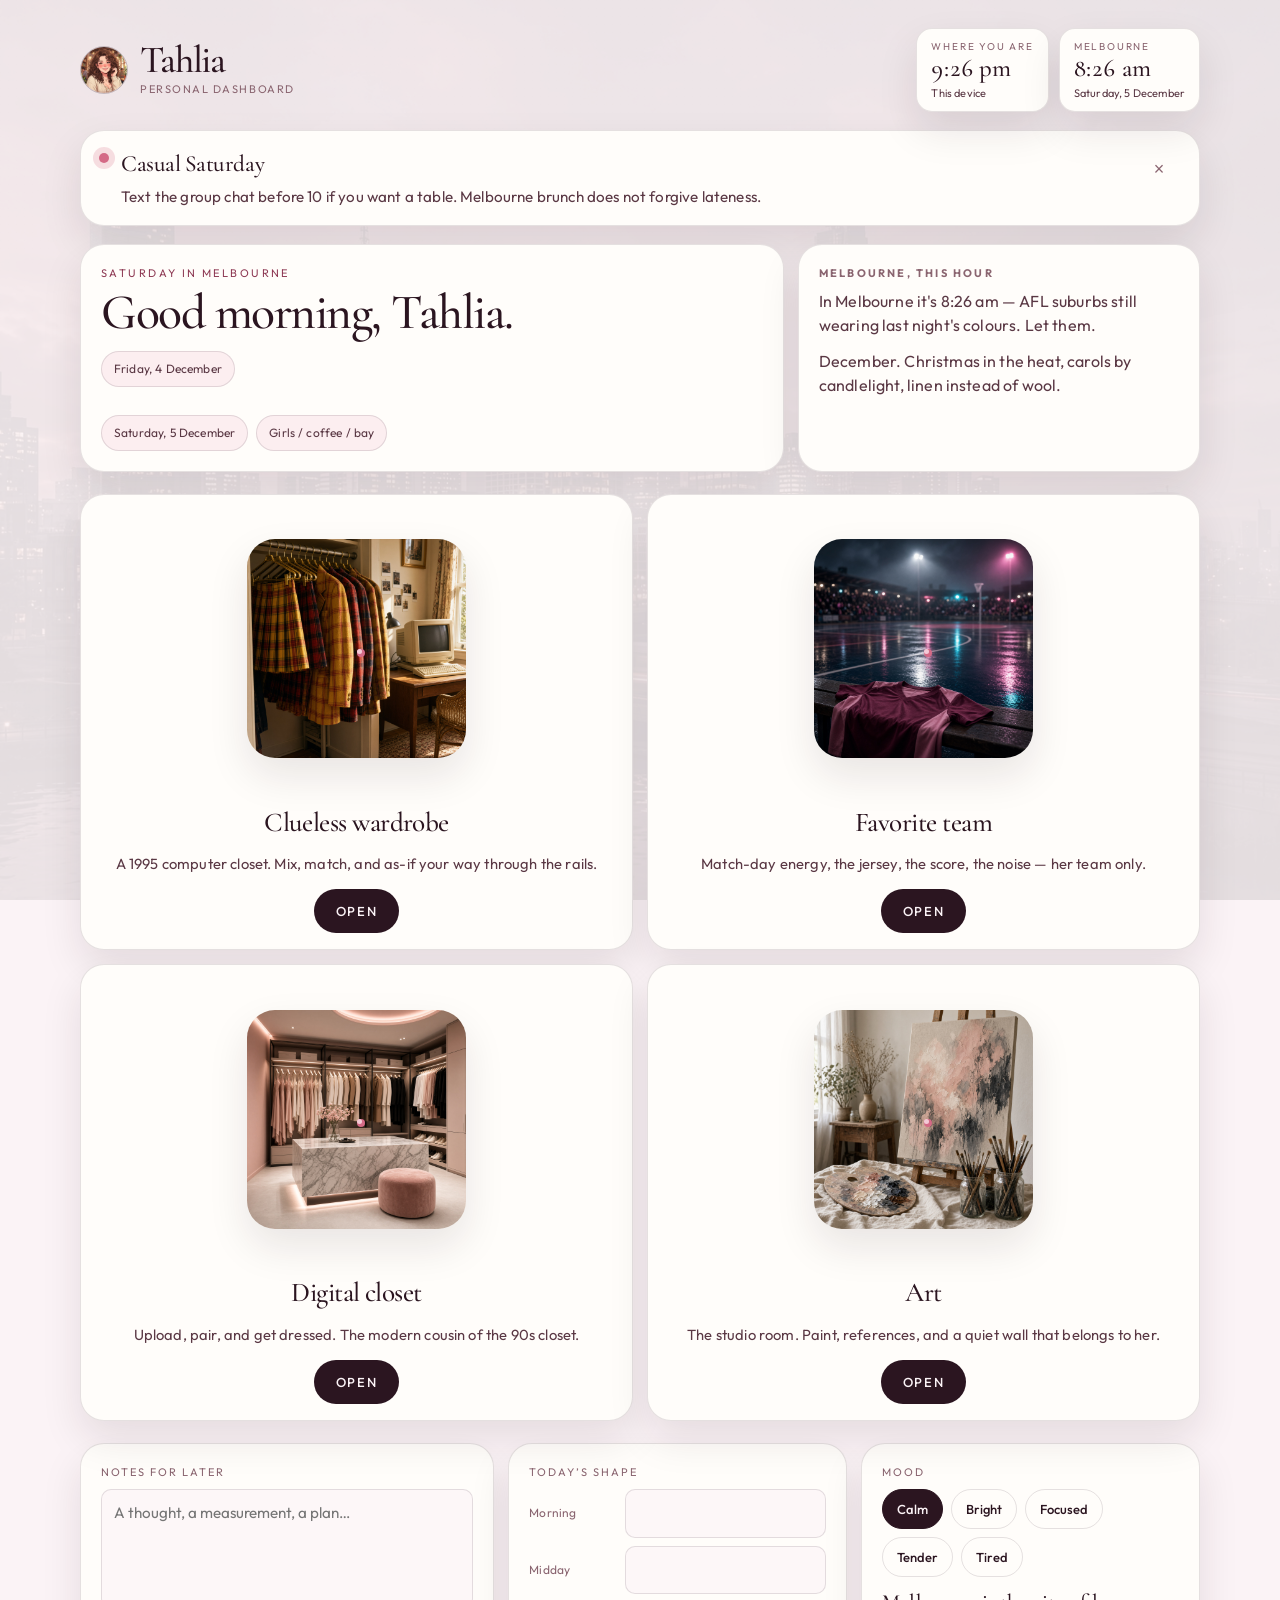
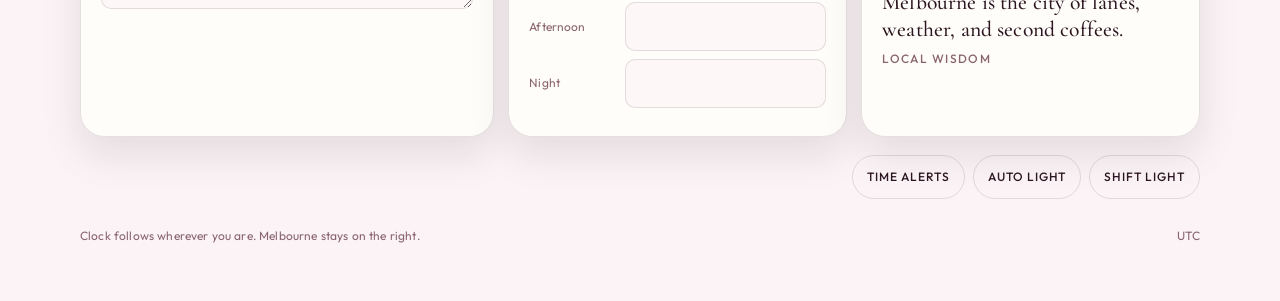
<file: home.html>
<!DOCTYPE html>
<html lang="en">
  <head>
    <meta charset="UTF-8" />
    <meta name="viewport" content="width=device-width, initial-scale=1" />
    <title>Tahlia — Home</title>
    <meta name="theme-color" content="#fbf3f6" />
    <link rel="icon" href="/assets/svg/mark.svg" />
    <link rel="preconnect" href="https://fonts.googleapis.com" />
    <link rel="preconnect" href="https://fonts.gstatic.com" crossorigin />
    <link
      href="https://fonts.googleapis.com/css2?family=Cormorant+Garamond:ital,wght@0,500;0,600;1,500&family=Outfit:wght@400;500;600&display=swap"
      rel="stylesheet"
    />
    <link rel="stylesheet" href="./styles/home/home.css" />
  </head>
  <body>
    <div class="wrap">
      <header class="top">
        <div class="brand">
          <img src="./images/home/portrait.jpg" alt="Tahlia" />
          <div>
            <h1>Tahlia</h1>
            <p>Personal dashboard</p>
          </div>
        </div>
        <div class="clocks">
          <div class="clock">
            <small>Where you are</small>
            <strong id="you-time">—</strong>
            <em id="you-place">Locating…</em>
          </div>
          <div class="clock">
            <small>Melbourne</small>
            <strong id="mel-time">—</strong>
            <em id="mel-date">Australia</em>
          </div>
        </div>
      </header>

      <section class="notice" id="notice" aria-live="polite">
        <span class="dot" aria-hidden="true"></span>
        <div>
          <h2 id="notice-title">Good morning</h2>
          <p id="notice-body">Fetching the hour…</p>
        </div>
        <button type="button" id="dismiss" aria-label="Dismiss notification">×</button>
      </section>

      <section class="hero">
        <article class="card hello">
          <p class="eyebrow" id="eyebrow">Today</p>
          <h2 id="hello">Hello, Tahlia.</h2>
          <p id="you-date" class="chip" style="display:inline-block;margin-top:14px"></p>
          <div class="chips" id="chips"></div>
        </article>
        <article class="card beat">
          <h3>Melbourne, this hour</h3>
          <p id="beat">Holding the river light.</p>
          <p id="season" style="margin-top:12px"></p>
        </article>
      </section>

      <section class="launches" aria-label="Rooms">
        <article class="card launch">
          <div class="orbits">
            <span class="spark" aria-hidden="true"></span>
            <span class="spark s2" aria-hidden="true"></span>
            <img src="./images/home/card-clueless.jpg" alt="A 1990s closet packed with plaid" />
          </div>
          <h3>Clueless wardrobe</h3>
          <p>A 1995 computer closet. Mix, match, and as-if your way through the rails.</p>
          <a class="open" href="./loaders/clueless_loader.html">Open</a>
        </article>
        <article class="card launch">
          <div class="orbits">
            <span class="spark" aria-hidden="true"></span>
            <span class="spark s2" aria-hidden="true"></span>
            <img src="./images/home/card-team.jpg" alt="A stadium court at night" />
          </div>
          <h3>Favorite team</h3>
          <p>Match-day energy, the jersey, the score, the noise — her team only.</p>
          <a class="open" href="./loaders/fav_team_loader.html">Open</a>
        </article>
        <article class="card launch">
          <div class="orbits">
            <span class="spark" aria-hidden="true"></span>
            <span class="spark s2" aria-hidden="true"></span>
            <img src="./images/home/card-closet.jpg" alt="A modern marble walk-in closet" />
          </div>
          <h3>Digital closet</h3>
          <p>Upload, pair, and get dressed. The modern cousin of the 90s closet.</p>
          <a class="open" href="./loaders/digital_closet_loader.html">Open</a>
        </article>
        <article class="card launch">
          <div class="orbits">
            <span class="spark" aria-hidden="true"></span>
            <span class="spark s2" aria-hidden="true"></span>
            <img src="./images/home/card-art.jpg" alt="Oil paints and a canvas in a studio" />
          </div>
          <h3>Art</h3>
          <p>The studio room. Paint, references, and a quiet wall that belongs to her.</p>
          <a class="open" href="./loaders/art_loader.html">Open</a>
        </article>
      </section>

      <section class="grid3">
        <article class="card">
          <label class="meta" for="notes">Notes for later</label>
          <textarea id="notes" placeholder="A thought, a measurement, a plan…"></textarea>
        </article>
        <article class="card">
          <label class="meta">Today’s shape</label>
          <div class="plan-row"><span>Morning</span><input id="plan-morning" type="text" /></div>
          <div class="plan-row"><span>Midday</span><input id="plan-midday" type="text" /></div>
          <div class="plan-row"><span>Afternoon</span><input id="plan-afternoon" type="text" /></div>
          <div class="plan-row"><span>Night</span><input id="plan-night" type="text" /></div>
        </article>
        <article class="card">
          <label class="meta">Mood</label>
          <div class="moods" id="moods"></div>
          <blockquote>
            <span id="quote"></span>
            <cite id="quote-by"></cite>
          </blockquote>
        </article>
      </section>

      <div class="toolbar">
        <button class="ghost" id="notify-btn" type="button">Time alerts</button>
        <button class="ghost" id="theme-auto" type="button">Auto light</button>
        <button class="ghost" id="theme-toggle" type="button">Shift light</button>
      </div>

      <footer class="foot">
        <span>Clock follows wherever you are. Melbourne stays on the right.</span>
        <span id="where"></span>
      </footer>
    </div>
    <script type="module" src="./scripts/home/home.js"></script>
  </body>
</html>
</file>
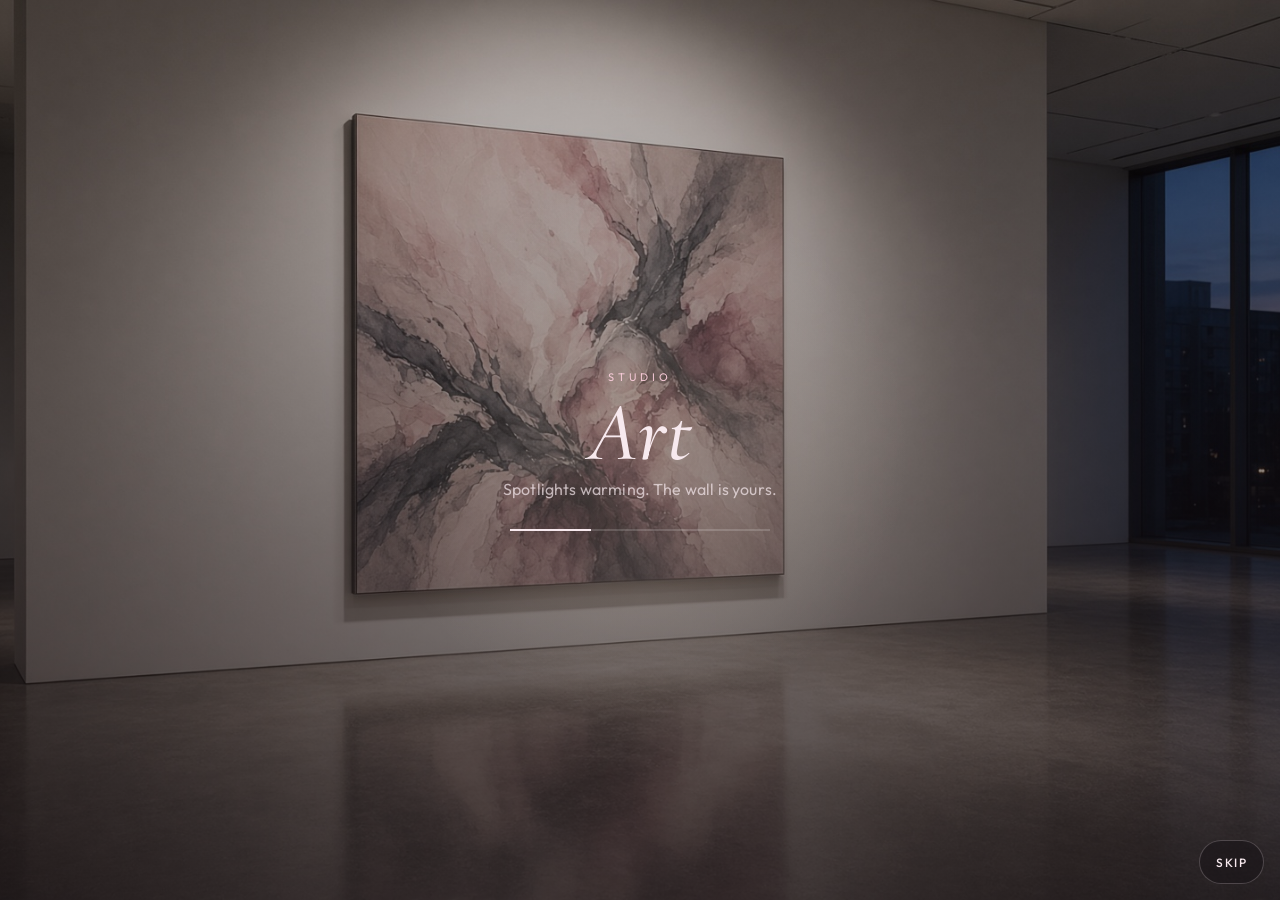
<file: loaders/art_loader.html>
<!DOCTYPE html>
<html lang="en">
  <head>
    <meta charset="UTF-8" />
    <meta name="viewport" content="width=device-width, initial-scale=1" />
    <title>Loading Art</title>
    <link rel="icon" href="../images/svg/mark.svg" />
    <link rel="preconnect" href="https://fonts.googleapis.com" />
    <link rel="preconnect" href="https://fonts.gstatic.com" crossorigin />
    <link
      href="https://fonts.googleapis.com/css2?family=Cormorant+Garamond:ital,wght@0,500;1,500&family=Outfit:wght@400;500&display=swap"
      rel="stylesheet"
    />
    <link rel="stylesheet" href="../styles/home/art-loader.css" />
  </head>
  <body>
    <div class="gallery">
      <div class="spot"></div>
      <div class="panel">
        <p class="kicker">Studio</p>
        <h1>Art</h1>
        <p>Spotlights warming. The wall is yours.</p>
        <div class="meter"><span id="bar"></span></div>
      </div>
    </div>
    <button class="skip" id="skip" type="button">Skip</button>
    <script type="module">
      import { runPortal } from "../scripts/home/portal.js";
      runPortal({ target: "../pages/art_page.html", duration: 4200 });
    </script>
  </body>
</html>
</file>
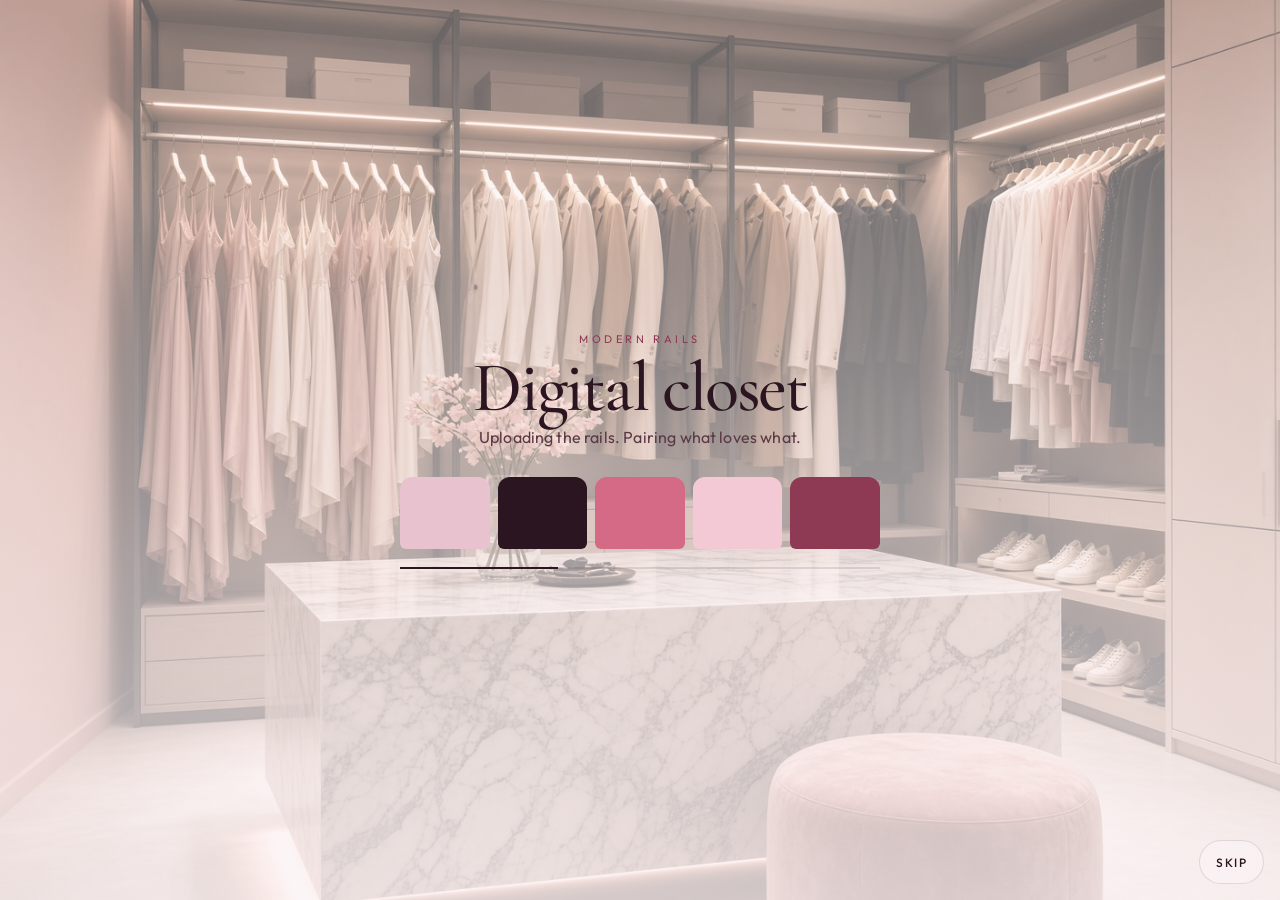
<file: loaders/digital_closet_loader.html>
<!DOCTYPE html>
<html lang="en">
  <head>
    <meta charset="UTF-8" />
    <meta name="viewport" content="width=device-width, initial-scale=1" />
    <title>Loading Digital Closet</title>
    <link rel="icon" href="../images/svg/mark.svg" />
    <link rel="preconnect" href="https://fonts.googleapis.com" />
    <link rel="preconnect" href="https://fonts.gstatic.com" crossorigin />
    <link
      href="https://fonts.googleapis.com/css2?family=Cormorant+Garamond:wght@500;600&family=Outfit:wght@400;500&display=swap"
      rel="stylesheet"
    />
    <link rel="stylesheet" href="../styles/home/closet-loader.css" />
  </head>
  <body>
    <div class="room">
      <div class="panel">
        <p class="kicker">Modern rails</p>
        <h1>Digital closet</h1>
        <p>Uploading the rails. Pairing what loves what.</p>
        <div class="rails" aria-hidden="true">
          <i></i><i></i><i></i><i></i><i></i>
        </div>
        <div class="meter"><span id="bar"></span></div>
      </div>
    </div>
    <button class="skip" id="skip" type="button">Skip</button>
    <script type="module">
      import { runPortal } from "../scripts/home/portal.js";
      runPortal({ target: "../pages/digital_closet.html", duration: 4200 });
    </script>
  </body>
</html>
</file>
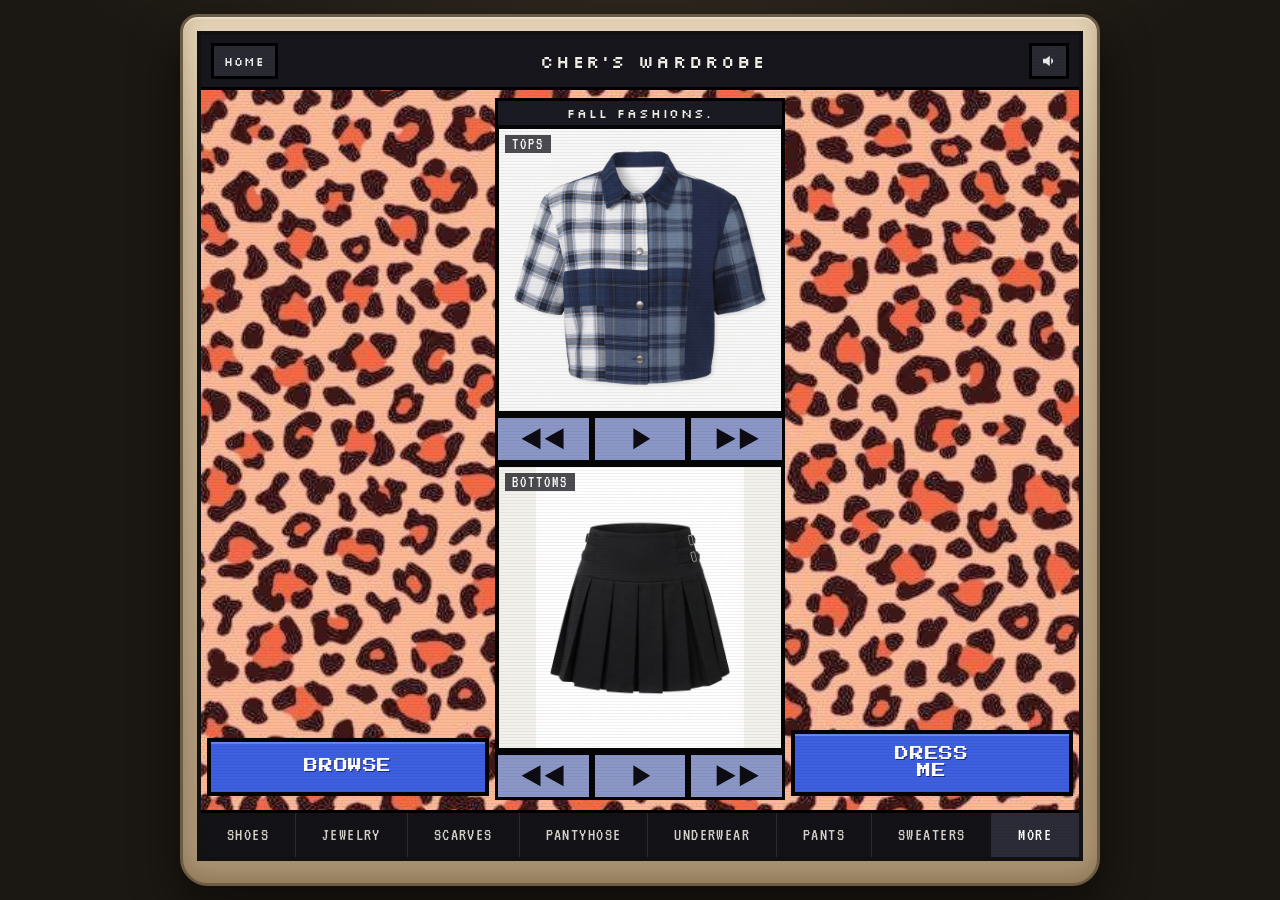
<file: pages/clueless_wardrobe.html>
<!DOCTYPE html>
<html lang="en">
  <head>
    <meta charset="utf-8" />
    <meta name="viewport" content="width=device-width, initial-scale=1" />
    <title>Cher's Wardrobe — Fall Fashions</title>
    <meta
      name="description"
      content="As if! Mix a 1995 closet, hit Dress Me, and let the computer decide if it is a match."
    />
    <link rel="icon" href="../images/ui/favicon.svg" type="image/svg+xml" />
    <link rel="preconnect" href="https://fonts.googleapis.com" />
    <link rel="preconnect" href="https://fonts.gstatic.com" crossorigin />
    <link
      href="https://fonts.googleapis.com/css2?family=Press+Start+2P&family=Silkscreen:wght@400;700&family=VT323&display=swap"
      rel="stylesheet"
    />
    <link rel="stylesheet" href="../styles/clueless_wardrobe.css" />
  </head>
  <body>
    <div class="page">
      <div class="bezel" role="application" aria-label="Cher's wardrobe computer">
        <div class="screen" id="screen">
          <header class="title-bar">
            <a class="home-btn" href="/" title="Back to home">HOME</a>
            <p class="title-left">CHER'S WARDROBE</p>
            <button class="mute-btn" id="muteBtn" type="button" aria-label="Toggle music">
              <svg viewBox="0 0 24 24" aria-hidden="true">
                <path
                  d="M4 9v6h4l5 4V5L8 9H4zm13.5 3a4.5 4.5 0 0 0-2.5-4v8a4.5 4.5 0 0 0 2.5-4z"
                  fill="currentColor"
                />
              </svg>
            </button>
          </header>

          <div class="stage">
            <div class="side side-left">
              <button class="big-btn" id="browseBtn" type="button">BROWSE</button>
            </div>

            <div class="center-column" id="centerColumn">
              <p class="fall-tag">FALL FASHIONS.</p>

              <div class="display" id="topDisplay">
                <img id="topImg" alt="Upper garment" />
                <span class="slot-label" id="topLabel">TOPS</span>
              </div>

              <div class="transport" data-row="upper">
                <button type="button" data-act="back" aria-label="Previous upper item">
                  <svg viewBox="0 0 54 28" aria-hidden="true">
                    <polygon points="24,4 6,14 24,24" />
                    <polygon points="46,4 28,14 46,24" />
                  </svg>
                </button>
                <button type="button" data-act="play" aria-label="Play or pause upper items" class="play-btn">
                  <svg class="icon-play" viewBox="0 0 28 28" aria-hidden="true">
                    <polygon points="8,4 24,14 8,24" />
                  </svg>
                  <svg class="icon-stop" viewBox="0 0 28 28" aria-hidden="true">
                    <rect x="7" y="7" width="14" height="14" />
                  </svg>
                </button>
                <button type="button" data-act="fwd" aria-label="Next upper item">
                  <svg viewBox="0 0 54 28" aria-hidden="true">
                    <polygon points="8,4 26,14 8,24" />
                    <polygon points="30,4 48,14 30,24" />
                  </svg>
                </button>
              </div>

              <div class="display" id="botDisplay">
                <img id="botImg" alt="Lower garment" />
                <span class="slot-label" id="botLabel">BOTTOMS</span>
              </div>

              <div class="transport" data-row="lower">
                <button type="button" data-act="back" aria-label="Previous lower item">
                  <svg viewBox="0 0 54 28" aria-hidden="true">
                    <polygon points="24,4 6,14 24,24" />
                    <polygon points="46,4 28,14 46,24" />
                  </svg>
                </button>
                <button type="button" data-act="play" aria-label="Play or pause lower items" class="play-btn">
                  <svg class="icon-play" viewBox="0 0 28 28" aria-hidden="true">
                    <polygon points="8,4 24,14 8,24" />
                  </svg>
                  <svg class="icon-stop" viewBox="0 0 28 28" aria-hidden="true">
                    <rect x="7" y="7" width="14" height="14" />
                  </svg>
                </button>
                <button type="button" data-act="fwd" aria-label="Next lower item">
                  <svg viewBox="0 0 54 28" aria-hidden="true">
                    <polygon points="8,4 26,14 8,24" />
                    <polygon points="30,4 48,14 30,24" />
                  </svg>
                </button>
              </div>

              <div class="mismatch-layer" id="mismatchLayer" hidden>
                <div class="mismatch-banner" role="alert">MIS-MATCH!</div>
              </div>

              <div class="match-layer" id="matchLayer" hidden>
                <div class="holo-scan" aria-hidden="true"></div>
                <img class="holo-look" id="holoLook" alt="Hologram of the finished look" />
                <p class="match-caption" id="matchCaption">IT'S A MATCH</p>
              </div>
            </div>

            <div class="side side-right">
              <button class="big-btn" id="dressBtn" type="button">DRESS<br />ME</button>
            </div>
          </div>

          <nav class="cat-bar" id="catBar" aria-label="Wardrobe categories">
            <button type="button" data-cat="shoes">SHOES</button>
            <button type="button" data-cat="jewelry">JEWELRY</button>
            <button type="button" data-cat="scarves">SCARVES</button>
            <button type="button" data-cat="pantyhose">PANTYHOSE</button>
            <button type="button" data-cat="underwear">UNDERWEAR</button>
            <button type="button" data-cat="pants">PANTS</button>
            <button type="button" data-cat="sweaters">SWEATERS</button>
            <button type="button" data-cat="more" class="more-btn">MORE</button>
          </nav>
        </div>
      </div>
    </div>

    <dialog class="more-dialog" id="moreDialog">
      <form class="more-card" id="uploadForm" action="#" method="post">
        <p class="more-title">MORE — ADD TO CLOSET</p>
        <p class="more-copy">
          Drop in a photo of a real garment. Name it so you can find it later. The computer will
          score it with the rest of the closet.
        </p>
        <p class="upload-error" id="uploadError" hidden></p>
        <label class="field upload-drop">
          <span>PHOTO</span>
          <input id="uploadFile" type="file" accept="image/*" />
          <img id="uploadPreview" class="upload-preview" alt="Chosen photo preview" hidden />
        </label>
        <label class="field">
          <span>NAME</span>
          <input id="uploadName" type="text" maxlength="40" placeholder="black-dress" autocomplete="off" />
        </label>
        <label class="field">
          <span>SLOT</span>
          <select id="uploadSlot">
            <option value="tops">Tops / jackets</option>
            <option value="sweaters">Sweaters</option>
            <option value="dresses">Dresses</option>
            <option value="bottoms">Skirts / shorts</option>
            <option value="pants">Pants</option>
            <option value="shoes">Shoes</option>
            <option value="jewelry">Jewelry</option>
            <option value="scarves">Scarves</option>
            <option value="pantyhose">Pantyhose</option>
            <option value="underwear">Underwear</option>
            <option value="more">More / extras</option>
          </select>
        </label>
        <div class="field-row">
          <label class="field">
            <span>COLOR</span>
            <select id="uploadColor">
              <option>black</option>
              <option>white</option>
              <option>yellow</option>
              <option>red</option>
              <option>navy</option>
              <option>pink</option>
              <option>cream</option>
              <option>denim</option>
              <option>khaki</option>
              <option>brown</option>
              <option>gold</option>
              <option>silver</option>
            </select>
          </label>
          <label class="field">
            <span>PATTERN</span>
            <select id="uploadPattern">
              <option value="solid">solid</option>
              <option value="plaid">plaid</option>
              <option value="stripe">stripe</option>
              <option value="print">print</option>
              <option value="colorblock">colorblock</option>
            </select>
          </label>
        </div>
        <div class="more-actions">
          <button type="button" class="dlg-btn ghost" id="cancelUpload">CANCEL</button>
          <button type="submit" class="dlg-btn" id="saveUpload">SAVE ITEM</button>
        </div>
      </form>
    </dialog>

    <audio id="themeAudio" src="../audio/wardrobe-theme.mp3" loop preload="auto"></audio>
    <script src="../scripts/clueless_wardrobe.js"></script>
  </body>
</html>
</file>
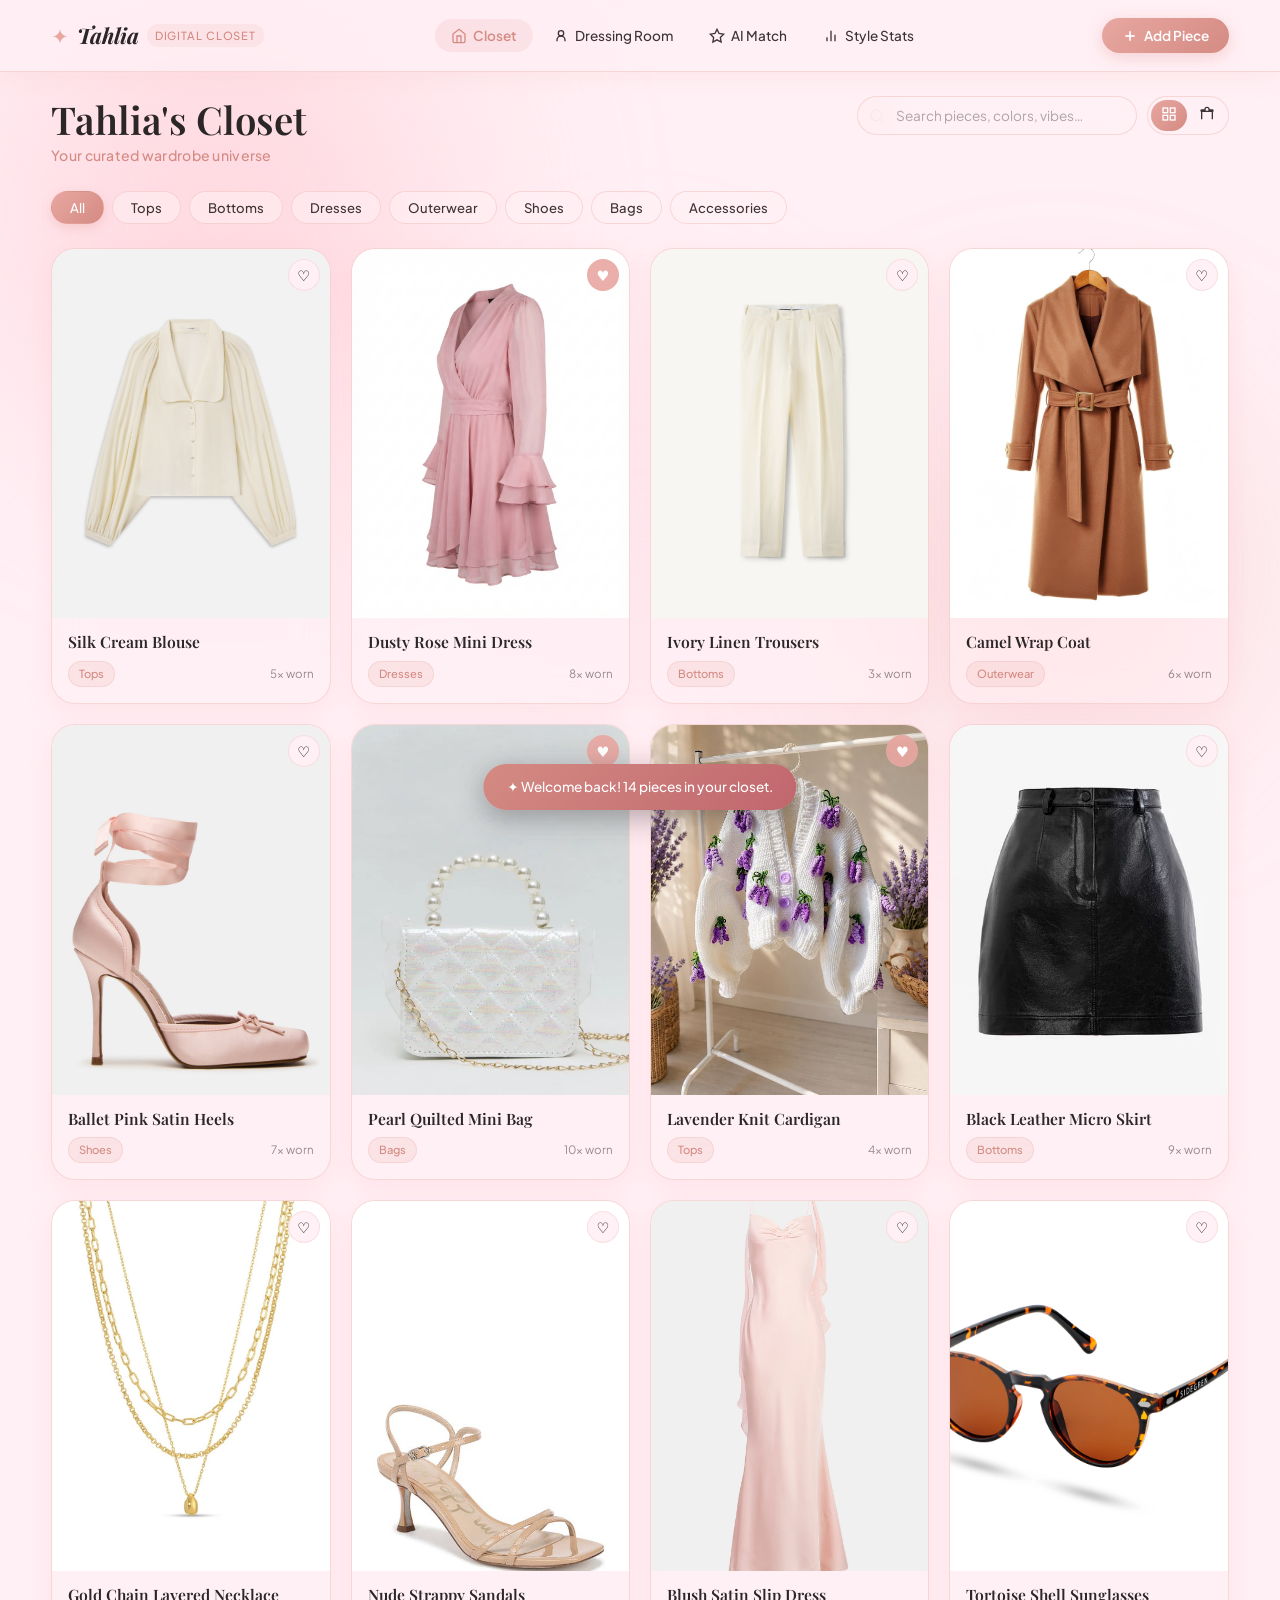
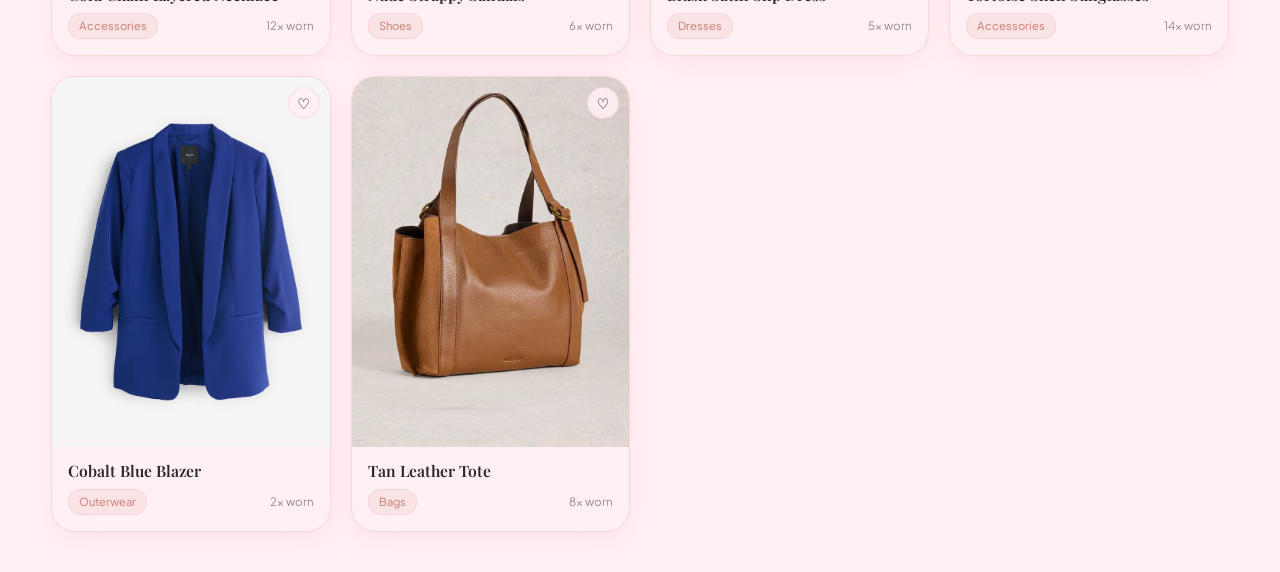
<file: pages/digital_closet.html>
<!DOCTYPE html>
<html lang="en">
<head>
  <meta charset="UTF-8" />
  <meta name="viewport" content="width=device-width, initial-scale=1.0" />
  <title>Thalia's — Digital Closet</title>
  <link rel="preconnect" href="https://fonts.googleapis.com" />
  <link rel="preconnect" href="https://fonts.gstatic.com" crossorigin />
  <link href="https://fonts.googleapis.com/css2?family=Playfair+Display:ital,wght@0,400;0,600;0,700;1,400;1,600&family=Plus+Jakarta+Sans:wght@300;400;500;600;700&display=swap" rel="stylesheet" />
  <link rel="stylesheet" href="../styles/digital-wardrobe.css" />
</head>
<body>

  <!-- AMBIENT GLOW LAYER -->
  <div class="ambient-layer" aria-hidden="true">
    <div class="glow glow-1"></div>
    <div class="glow glow-2"></div>
    <div class="glow glow-3"></div>
  </div>

  <!-- ===== DESKTOP TOP NAV ===== -->
  <nav class="top-nav" role="navigation" aria-label="Main navigation">
    <div class="nav-brand">
      <span class="brand-icon" aria-hidden="true">✦</span>
      <span class="brand-name">Tahlia</span>
      <span class="brand-sub">Digital Closet</span>
    </div>
    <ul class="nav-links" role="list">
      <li><button class="nav-btn active" data-tab="closet" aria-current="page">
        <svg width="16" height="16" viewBox="0 0 24 24" fill="none" stroke="currentColor" stroke-width="2" aria-hidden="true"><path d="M3 9l9-7 9 7v11a2 2 0 0 1-2 2H5a2 2 0 0 1-2-2z"/><polyline points="9 22 9 12 15 12 15 22"/></svg>
        Closet
      </button></li>
      <li><button class="nav-btn" data-tab="dressing-room">
        <svg width="16" height="16" viewBox="0 0 24 24" fill="none" stroke="currentColor" stroke-width="2" aria-hidden="true"><circle cx="12" cy="8" r="4"/><path d="M6 20v-2a6 6 0 0 1 12 0v2"/></svg>
        Dressing Room
      </button></li>
      <li><button class="nav-btn" data-tab="ai-match">
        <svg width="16" height="16" viewBox="0 0 24 24" fill="none" stroke="currentColor" stroke-width="2" aria-hidden="true"><path d="M12 2l3.09 6.26L22 9.27l-5 4.87 1.18 6.88L12 17.77l-6.18 3.25L7 14.14 2 9.27l6.91-1.01L12 2z"/></svg>
        AI Match
      </button></li>
      <li><button class="nav-btn" data-tab="stats">
        <svg width="16" height="16" viewBox="0 0 24 24" fill="none" stroke="currentColor" stroke-width="2" aria-hidden="true"><line x1="18" y1="20" x2="18" y2="10"/><line x1="12" y1="20" x2="12" y2="4"/><line x1="6" y1="20" x2="6" y2="14"/></svg>
        Style Stats
      </button></li>
    </ul>
    <button class="btn-add-item" id="openAddModal" aria-label="Add new garment">
      <svg width="16" height="16" viewBox="0 0 24 24" fill="none" stroke="currentColor" stroke-width="2.5"><line x1="12" y1="5" x2="12" y2="19"/><line x1="5" y1="12" x2="19" y2="12"/></svg>
      Add Piece
    </button>
  </nav>

  <!-- ===== MAIN APP WRAPPER ===== -->
  <main class="app-main" role="main">

    <!-- ======================= MODULE A: CLOSET ======================= -->
    <section class="tab-panel" id="tab-closet" aria-label="Digital Closet">
      <header class="section-header">
        <div>
          <h1 class="section-title">Tahlia's Closet</h1>
          <p class="section-sub">Your curated wardrobe universe</p>
        </div>
        <div class="closet-controls">
          <div class="search-wrap">
            <svg class="search-icon" width="16" height="16" viewBox="0 0 24 24" fill="none" stroke="currentColor" stroke-width="2" aria-hidden="true"><circle cx="11" cy="11" r="8"/><line x1="21" y1="21" x2="16.65" y2="16.65"/></svg>
            <input type="search" class="search-input" id="closetSearch" placeholder="Search pieces, colors, vibes…" aria-label="Search wardrobe" />
          </div>
          <div class="view-toggle" role="group" aria-label="View mode">
            <button class="view-btn active" id="btnGrid" aria-pressed="true" title="Grid view">
              <svg width="16" height="16" viewBox="0 0 24 24" fill="none" stroke="currentColor" stroke-width="2"><rect x="3" y="3" width="7" height="7"/><rect x="14" y="3" width="7" height="7"/><rect x="14" y="14" width="7" height="7"/><rect x="3" y="14" width="7" height="7"/></svg>
            </button>
            <button class="view-btn" id="btnRail" aria-pressed="false" title="Hanging rail view">
              <svg width="16" height="16" viewBox="0 0 24 24" fill="none" stroke="currentColor" stroke-width="2"><path d="M12 2a3 3 0 0 0-3 3v1H4a1 1 0 0 0 0 2h16a1 1 0 0 0 0-2h-5V5a3 3 0 0 0-3-3z"/><line x1="4" y1="8" x2="4" y2="20"/><line x1="20" y1="8" x2="20" y2="20"/></svg>
            </button>
          </div>
        </div>
      </header>

      <!-- Category Filter Pills -->
      <div class="category-pills" role="group" aria-label="Filter by category">
        <button class="pill active" data-cat="all">All</button>
        <button class="pill" data-cat="tops">Tops</button>
        <button class="pill" data-cat="bottoms">Bottoms</button>
        <button class="pill" data-cat="dresses">Dresses</button>
        <button class="pill" data-cat="outerwear">Outerwear</button>
        <button class="pill" data-cat="shoes">Shoes</button>
        <button class="pill" data-cat="bags">Bags</button>
        <button class="pill" data-cat="accessories">Accessories</button>
      </div>

      <!-- GRID VIEW -->
      <div class="wardrobe-grid" id="wardrobeGrid" role="list" aria-label="Wardrobe items"></div>

      <!-- RAIL VIEW -->
      <div class="rail-container hidden" id="railContainer" aria-label="Hanging rail view">
        <div class="rail-rod" aria-hidden="true">
          <div class="rod-bar"></div>
          <div class="rod-left-cap"></div>
          <div class="rod-right-cap"></div>
        </div>
        <div class="rail-items" id="railItems" role="list"></div>
      </div>

      <div class="empty-state hidden" id="closetEmpty">
        <div class="empty-icon" aria-hidden="true">👗</div>
        <p class="empty-title">Your closet is empty</p>
        <p class="empty-sub">Add your first piece to get started</p>
        <button class="btn-primary" onclick="document.getElementById('openAddModal').click()">Add a Piece</button>
      </div>
    </section>

    <!-- ======================= MODULE C: DRESSING ROOM ======================= -->
    <section class="tab-panel hidden" id="tab-dressing-room" aria-label="Dressing Room">
      <header class="section-header">
        <div>
          <h1 class="section-title">Dressing Room</h1>
          <p class="section-sub">Build your OOTD look</p>
        </div>
        <div class="canvas-actions">
          <button class="btn-ghost" id="clearCanvas" aria-label="Clear outfit canvas">
            <svg width="14" height="14" viewBox="0 0 24 24" fill="none" stroke="currentColor" stroke-width="2"><polyline points="3 6 5 6 21 6"/><path d="M19 6l-1 14H6L5 6"/><path d="M10 11v6"/><path d="M14 11v6"/><path d="M9 6V4h6v2"/></svg>
            Clear
          </button>
          <button class="btn-primary" id="wearToday" aria-label="Log outfit as worn today">
            <svg width="14" height="14" viewBox="0 0 24 24" fill="none" stroke="currentColor" stroke-width="2"><path d="M20.84 4.61a5.5 5.5 0 0 0-7.78 0L12 5.67l-1.06-1.06a5.5 5.5 0 0 0-7.78 7.78l1.06 1.06L12 21.23l7.78-7.78 1.06-1.06a5.5 5.5 0 0 0 0-7.78z"/></svg>
            Wear Today
          </button>
          <button class="btn-secondary" id="saveLook" aria-label="Save this outfit to diary">
            <svg width="14" height="14" viewBox="0 0 24 24" fill="none" stroke="currentColor" stroke-width="2"><path d="M19 21H5a2 2 0 0 1-2-2V5a2 2 0 0 1 2-2h11l5 5v11a2 2 0 0 1-2 2z"/><polyline points="17 21 17 13 7 13 7 21"/><polyline points="7 3 7 8 15 8"/></svg>
            Save Look
          </button>
        </div>
      </header>

      <div class="dressing-room-layout">
        <!-- Mirror Canvas -->
        <div class="mirror-panel">
          <div class="outfit-piece-count" id="outfitCount" aria-live="polite">
            <span class="count-num" id="countNum">0</span>
            <span class="count-label">pieces</span>
          </div>
          <div class="canvas-wrapper">
            <div class="mannequin-canvas" id="mannequinCanvas">
              <div class="canvas-slot" data-slot="outerwear" aria-label="Drop outerwear here">
                <div class="slot-placeholder">
                  <span class="slot-icon" aria-hidden="true">🧥</span>
                  <span class="slot-label">Outerwear</span>
                </div>
                <div class="slot-item hidden"></div>
                <button class="slot-remove hidden" aria-label="Remove outerwear">×</button>
              </div>
              <div class="canvas-slot" data-slot="top" aria-label="Drop top or dress here">
                <div class="slot-placeholder">
                  <span class="slot-icon" aria-hidden="true">👕</span>
                  <span class="slot-label">Top / Dress</span>
                </div>
                <div class="slot-item hidden"></div>
                <button class="slot-remove hidden" aria-label="Remove top">×</button>
              </div>
              <div class="canvas-slot" data-slot="bottom" aria-label="Drop bottom here">
                <div class="slot-placeholder">
                  <span class="slot-icon" aria-hidden="true">👗</span>
                  <span class="slot-label">Bottom / Skirt</span>
                </div>
                <div class="slot-item hidden"></div>
                <button class="slot-remove hidden" aria-label="Remove bottom">×</button>
              </div>
              <div class="canvas-slot" data-slot="shoes" aria-label="Drop shoes here">
                <div class="slot-placeholder">
                  <span class="slot-icon" aria-hidden="true">👠</span>
                  <span class="slot-label">Shoes</span>
                </div>
                <div class="slot-item hidden"></div>
                <button class="slot-remove hidden" aria-label="Remove shoes">×</button>
              </div>
              <div class="canvas-slot" data-slot="bag" aria-label="Drop bag here">
                <div class="slot-placeholder">
                  <span class="slot-icon" aria-hidden="true">👜</span>
                  <span class="slot-label">Handbag</span>
                </div>
                <div class="slot-item hidden"></div>
                <button class="slot-remove hidden" aria-label="Remove bag">×</button>
              </div>
              <div class="canvas-slot" data-slot="accessories" aria-label="Drop accessories here">
                <div class="slot-placeholder">
                  <span class="slot-icon" aria-hidden="true">💎</span>
                  <span class="slot-label">Accessories</span>
                </div>
                <div class="slot-item hidden"></div>
                <button class="slot-remove hidden" aria-label="Remove accessories">×</button>
              </div>
            </div>
          </div>
        </div>

        <!-- Quick-Select Drawer -->
        <aside class="drawer-panel" aria-label="Quick select wardrobe">
          <div class="drawer-header">
            <h2 class="drawer-title">Quick Select</h2>
            <div class="drawer-pills" role="group" aria-label="Filter for dressing room">
              <button class="pill small active" data-drawer-cat="all">All</button>
              <button class="pill small" data-drawer-cat="tops">Tops</button>
              <button class="pill small" data-drawer-cat="bottoms">Bottoms</button>
              <button class="pill small" data-drawer-cat="dresses">Dresses</button>
              <button class="pill small" data-drawer-cat="outerwear">Outerwear</button>
              <button class="pill small" data-drawer-cat="shoes">Shoes</button>
              <button class="pill small" data-drawer-cat="bags">Bags</button>
              <button class="pill small" data-drawer-cat="accessories">Accessories</button>
            </div>
          </div>
          <div class="drawer-items" id="drawerItems" role="list" aria-label="Wardrobe items for selection"></div>
        </aside>
      </div>
    </section>

    <!-- ======================= MODULE D: AI MATCH ======================= -->
    <section class="tab-panel hidden" id="tab-ai-match" aria-label="AI Style Match">
      <header class="section-header">
        <div>
          <h1 class="section-title">AI Bestie Match</h1>
          <p class="section-sub">Let your closet do the thinking</p>
        </div>
      </header>

      <div class="ai-modes">
        <button class="ai-mode-btn active" id="modePiece" aria-pressed="true">
          <span class="mode-icon" aria-hidden="true">✦</span>
          Match a Core Piece
        </button>
        <button class="ai-mode-btn" id="modeMood" aria-pressed="false">
          <span class="mode-icon" aria-hidden="true">🌙</span>
          Match by Mood
        </button>
      </div>

      <!-- Core Piece Mode -->
      <div class="ai-panel" id="panelPiece">
        <p class="ai-instruction">Pick your hero piece — we'll build the rest around it.</p>
        <div class="ai-piece-grid" id="aiPieceGrid" role="list" aria-label="Select a hero piece"></div>
        <div class="ai-results hidden" id="aiPieceResults">
          <h2 class="results-title">Here's your curated looks ✦</h2>
          <div class="ai-looks" id="aiLooks"></div>
        </div>
      </div>

      <!-- Mood Mode -->
      <div class="ai-panel hidden" id="panelMood">
        <p class="ai-instruction">What's the vibe today?</p>
        <div class="mood-grid" role="group" aria-label="Select a mood">
          <button class="mood-card" data-mood="Coquette &amp; Sweet">
            <span class="mood-emoji" aria-hidden="true">🌸</span>
            <span class="mood-name">Coquette &amp; Sweet</span>
          </button>
          <button class="mood-card" data-mood="It-Girl Luxe">
            <span class="mood-emoji" aria-hidden="true">✨</span>
            <span class="mood-name">It-Girl Luxe</span>
          </button>
          <button class="mood-card" data-mood="Clean Girl">
            <span class="mood-emoji" aria-hidden="true">🤍</span>
            <span class="mood-name">Clean Girl</span>
          </button>
          <button class="mood-card" data-mood="Night Out Glam">
            <span class="mood-emoji" aria-hidden="true">🌙</span>
            <span class="mood-name">Night Out Glam</span>
          </button>
          <button class="mood-card" data-mood="Preppy Paris">
            <span class="mood-emoji" aria-hidden="true">🗼</span>
            <span class="mood-name">Preppy Paris</span>
          </button>
          <button class="mood-card" data-mood="Off-Duty Model">
            <span class="mood-emoji" aria-hidden="true">🕶️</span>
            <span class="mood-name">Off-Duty Model</span>
          </button>
        </div>
        <div class="ai-results hidden" id="aiMoodResults">
          <h2 class="results-title" id="moodResultTitle"></h2>
          <div class="ai-looks" id="aiMoodLooks"></div>
        </div>
      </div>
    </section>

    <!-- ======================= MODULE E: STATS & DIARY ======================= -->
    <section class="tab-panel hidden" id="tab-stats" aria-label="Style Stats and Diary">
      <header class="section-header">
        <div>
          <h1 class="section-title">Style Stats</h1>
          <p class="section-sub">Your fashion fingerprint</p>
        </div>
      </header>

      <!-- Stats Cards -->
      <div class="stats-grid" role="list">
        <article class="stat-card" role="listitem">
          <span class="stat-icon" aria-hidden="true">👗</span>
          <span class="stat-num" id="statTotal">0</span>
          <span class="stat-label">Total Pieces</span>
        </article>
        <article class="stat-card" role="listitem">
          <span class="stat-icon" aria-hidden="true">🏆</span>
          <span class="stat-num" id="statMostWorn">—</span>
          <span class="stat-label">Most Worn</span>
        </article>
        <article class="stat-card" role="listitem">
          <span class="stat-icon" aria-hidden="true">💖</span>
          <span class="stat-num" id="statFaves">0</span>
          <span class="stat-label">Favourites</span>
        </article>
        <article class="stat-card" role="listitem">
          <span class="stat-icon" aria-hidden="true">📖</span>
          <span class="stat-num" id="statDiary">0</span>
          <span class="stat-label">OOTD Entries</span>
        </article>
      </div>

      <!-- Category Distribution -->
      <div class="distribution-wrap glass-card">
        <h2 class="card-heading">Category Distribution</h2>
        <div class="distribution-bars" id="distributionBars" aria-label="Category breakdown"></div>
      </div>

      <!-- OOTD Diary -->
      <div class="diary-section">
        <div class="diary-header">
          <h2 class="section-title small">OOTD Diary</h2>
          <span class="diary-badge" id="diaryCount" aria-label="Number of diary entries">0 looks</span>
        </div>
        <div class="diary-list" id="diaryList" role="list" aria-label="Outfit diary entries"></div>
        <div class="empty-state hidden" id="diaryEmpty">
          <div class="empty-icon" aria-hidden="true">📝</div>
          <p class="empty-title">No looks saved yet</p>
          <p class="empty-sub">Build an outfit in the Dressing Room and save it here</p>
        </div>
      </div>
    </section>

  </main>

  <!-- ===== MOBILE BOTTOM NAV ===== -->
  <nav class="bottom-nav" role="navigation" aria-label="Mobile navigation">
    <button class="bottom-nav-btn active" data-tab="closet" aria-current="page">
      <svg width="20" height="20" viewBox="0 0 24 24" fill="none" stroke="currentColor" stroke-width="2" aria-hidden="true"><path d="M3 9l9-7 9 7v11a2 2 0 0 1-2 2H5a2 2 0 0 1-2-2z"/><polyline points="9 22 9 12 15 12 15 22"/></svg>
      <span>Closet</span>
    </button>
    <button class="bottom-nav-btn" data-tab="dressing-room">
      <svg width="20" height="20" viewBox="0 0 24 24" fill="none" stroke="currentColor" stroke-width="2" aria-hidden="true"><circle cx="12" cy="8" r="4"/><path d="M6 20v-2a6 6 0 0 1 12 0v2"/></svg>
      <span>Mirror</span>
    </button>
    <button class="bottom-nav-btn fab" data-tab="add" aria-label="Add new garment">
      <svg width="22" height="22" viewBox="0 0 24 24" fill="none" stroke="currentColor" stroke-width="2.5"><line x1="12" y1="5" x2="12" y2="19"/><line x1="5" y1="12" x2="19" y2="12"/></svg>
    </button>
    <button class="bottom-nav-btn" data-tab="ai-match">
      <svg width="20" height="20" viewBox="0 0 24 24" fill="none" stroke="currentColor" stroke-width="2" aria-hidden="true"><path d="M12 2l3.09 6.26L22 9.27l-5 4.87 1.18 6.88L12 17.77l-6.18 3.25L7 14.14 2 9.27l6.91-1.01L12 2z"/></svg>
      <span>AI Match</span>
    </button>
    <button class="bottom-nav-btn" data-tab="stats">
      <svg width="20" height="20" viewBox="0 0 24 24" fill="none" stroke="currentColor" stroke-width="2" aria-hidden="true"><line x1="18" y1="20" x2="18" y2="10"/><line x1="12" y1="20" x2="12" y2="4"/><line x1="6" y1="20" x2="6" y2="14"/></svg>
      <span>Stats</span>
    </button>
  </nav>

  <!-- ===== ADD GARMENT MODAL ===== -->
  <div class="modal-overlay hidden" id="addModal" role="dialog" aria-modal="true" aria-labelledby="modalTitle">
    <div class="modal-card">
      <div class="modal-header">
        <h2 class="modal-title" id="modalTitle">Add New Piece</h2>
        <button class="modal-close" id="closeAddModal" aria-label="Close modal">
          <svg width="18" height="18" viewBox="0 0 24 24" fill="none" stroke="currentColor" stroke-width="2"><line x1="18" y1="6" x2="6" y2="18"/><line x1="6" y1="6" x2="18" y2="18"/></svg>
        </button>
      </div>
      <div class="modal-body">
        <!-- Image Upload Zone -->
        <div class="upload-zone" id="uploadZone" role="button" tabindex="0" aria-label="Upload image or paste URL">
          <input type="file" id="fileInput" accept="image/*" class="file-input" aria-label="Choose image file" />
          <div class="upload-placeholder" id="uploadPlaceholder">
            <span class="upload-icon" aria-hidden="true">🌸</span>
            <p class="upload-text">Drop image here or click to upload</p>
          </div>
          <img class="upload-preview hidden" id="uploadPreview" alt="Item preview" />
        </div>
        <div class="url-row">
          <input type="url" class="form-input" id="imageUrl" placeholder="Or paste an image URL…" aria-label="Image URL" />
          <button class="btn-ghost small" id="loadUrl" aria-label="Load image from URL">Load</button>
        </div>

        <div class="form-row">
          <label class="form-label" for="itemTitle">Item Name *</label>
          <input type="text" class="form-input" id="itemTitle" placeholder="e.g. Butter Yellow Ballet Flats" required aria-required="true" />
        </div>

        <div class="form-row">
          <label class="form-label" for="itemCategory">Category *</label>
          <select class="form-input" id="itemCategory" required aria-required="true">
            <option value="">Select category…</option>
            <option value="tops">Top</option>
            <option value="bottoms">Bottom</option>
            <option value="dresses">Dress</option>
            <option value="outerwear">Outerwear</option>
            <option value="shoes">Shoes</option>
            <option value="bags">Bag</option>
            <option value="accessories">Accessories</option>
          </select>
        </div>

        <div class="form-row two-col">
          <div>
            <label class="form-label" for="itemColor">Color Tag</label>
            <input type="text" class="form-input" id="itemColor" placeholder="e.g. Dusty Rose" />
          </div>
          <div>
            <label class="form-label" for="itemVibe">Vibe / Aesthetic</label>
            <select class="form-input" id="itemVibe">
              <option value="Coquette &amp; Sweet">Coquette &amp; Sweet</option>
              <option value="It-Girl Luxe">It-Girl Luxe</option>
              <option value="Clean Girl">Clean Girl</option>
              <option value="Night Out Glam">Night Out Glam</option>
              <option value="Preppy Paris">Preppy Paris</option>
              <option value="Off-Duty Model">Off-Duty Model</option>
            </select>
          </div>
        </div>
      </div>
      <div class="modal-footer">
        <button class="btn-ghost" id="cancelAdd">Cancel</button>
        <button class="btn-primary" id="saveItem">Add to Closet ✦</button>
      </div>
    </div>
  </div>

  <!-- ===== SAVE LOOK MODAL ===== -->
  <div class="modal-overlay hidden" id="saveLookModal" role="dialog" aria-modal="true" aria-labelledby="saveLookTitle">
    <div class="modal-card compact">
      <div class="modal-header">
        <h2 class="modal-title" id="saveLookTitle">Save this Look</h2>
        <button class="modal-close" id="closeSaveLook" aria-label="Close modal">
          <svg width="18" height="18" viewBox="0 0 24 24" fill="none" stroke="currentColor" stroke-width="2"><line x1="18" y1="6" x2="6" y2="18"/><line x1="6" y1="6" x2="18" y2="18"/></svg>
        </button>
      </div>
      <div class="modal-body">
        <div class="form-row">
          <label class="form-label" for="lookName">Look Name</label>
          <input type="text" class="form-input" id="lookName" placeholder="e.g. Monday Chic" />
        </div>
        <div class="form-row">
          <label class="form-label" for="lookMood">Mood / Vibe</label>
          <select class="form-input" id="lookMood">
            <option value="Coquette &amp; Sweet">Coquette &amp; Sweet</option>
            <option value="It-Girl Luxe">It-Girl Luxe</option>
            <option value="Clean Girl">Clean Girl</option>
            <option value="Night Out Glam">Night Out Glam</option>
            <option value="Preppy Paris">Preppy Paris</option>
            <option value="Off-Duty Model">Off-Duty Model</option>
          </select>
        </div>
        <div class="form-row">
          <label class="form-label" for="lookNote">Note (optional)</label>
          <textarea class="form-input" id="lookNote" rows="3" placeholder="How are you feeling today?"></textarea>
        </div>
      </div>
      <div class="modal-footer">
        <button class="btn-ghost" id="cancelSaveLook">Cancel</button>
        <button class="btn-primary" id="confirmSaveLook">Save to Diary ✦</button>
      </div>
    </div>
  </div>

  <!-- ===== TOAST NOTIFICATION ===== -->
  <div class="toast hidden" id="toast" role="status" aria-live="polite"></div>

  <script src="../scripts/digital-wardrobe.js" defer></script>
</body>
</html>
</file>
<file: styles/home/home.css>
@import url("tokens.css");

body {
  min-height: 100dvh;
  background:
    linear-gradient(180deg, color-mix(in oklab, var(--bg) 78%, transparent), var(--bg) 42%),
    var(--bg);
  background-attachment: fixed;
}

body::before {
  content: "";
  position: fixed;
  inset: 0;
  pointer-events: none;
  z-index: 0;
  background:
    url("/images/home/melbourne.jpg") center/cover no-repeat;
  opacity: 0.09;
  filter: saturate(0.6);
}

html[data-theme="night"] body::before {
  background-image: url("/images/home/night.jpg");
  opacity: 0.22;
}

html[data-theme="dusk"] body::before {
  opacity: 0.16;
}

.wrap {
  position: relative;
  z-index: 1;
  width: min(1120px, calc(100% - 28px));
  margin: 0 auto;
  padding: 20px 0 56px;
}

.top {
  display: flex;
  align-items: center;
  justify-content: space-between;
  gap: 16px;
  padding: 8px 0 18px;
}

.brand {
  display: flex;
  align-items: center;
  gap: 12px;
  min-width: 0;
}

.brand img {
  width: 48px;
  height: 48px;
  border-radius: 50%;
  object-fit: cover;
  border: 1px solid var(--line-strong);
}

.brand h1 {
  margin: 0;
  font-family: var(--font-display);
  font-size: clamp(1.8rem, 4vw, 2.4rem);
  font-weight: 500;
  line-height: 0.9;
  letter-spacing: -0.03em;
}

.brand p {
  margin: 4px 0 0;
  font-size: 11px;
  letter-spacing: 0.14em;
  text-transform: uppercase;
  color: var(--muted);
}

.clocks {
  display: flex;
  gap: 10px;
  align-items: stretch;
}

.clock {
  background: var(--elev);
  border: 1px solid var(--line);
  border-radius: var(--radius-md);
  padding: 10px 14px;
  min-width: 132px;
  box-shadow: var(--shadow);
}

.clock small {
  display: block;
  font-size: 10px;
  letter-spacing: 0.18em;
  text-transform: uppercase;
  color: var(--muted);
}

.clock strong {
  display: block;
  margin-top: 2px;
  font-family: var(--font-display);
  font-size: 1.55rem;
  font-weight: 500;
  line-height: 1;
  font-variant-numeric: tabular-nums;
}

.clock em {
  display: block;
  margin-top: 4px;
  font-style: normal;
  font-size: 11px;
  color: var(--ink-soft);
}

.notice {
  display: grid;
  grid-template-columns: auto 1fr auto;
  gap: 12px;
  align-items: start;
  background: var(--elev);
  border: 1px solid var(--line);
  border-radius: var(--radius-lg);
  padding: 16px 18px;
  box-shadow: var(--shadow);
  margin-bottom: 18px;
}

.notice .dot {
  width: 10px;
  height: 10px;
  margin-top: 6px;
  border-radius: 50%;
  background: var(--rose);
  box-shadow: 0 0 0 6px color-mix(in oklab, var(--rose) 22%, transparent);
}

.notice h2 {
  margin: 0 0 4px;
  font-family: var(--font-display);
  font-size: 1.45rem;
  font-weight: 500;
  letter-spacing: -0.02em;
}

.notice p { margin: 0; color: var(--ink-soft); font-size: 0.95rem; }

.notice button {
  border: 0;
  background: transparent;
  color: var(--muted);
  min-width: 44px;
  min-height: 44px;
  font-size: 18px;
}

.hero {
  display: grid;
  grid-template-columns: 1.4fr 0.8fr;
  gap: 14px;
  margin-bottom: 22px;
}

.card {
  background: var(--elev);
  border: 1px solid var(--line);
  border-radius: var(--radius-lg);
  padding: 20px;
  box-shadow: var(--shadow);
}

.hello .eyebrow {
  margin: 0 0 8px;
  font-size: 11px;
  letter-spacing: 0.22em;
  text-transform: uppercase;
  color: var(--rose-deep);
}

html[data-theme="night"] .hello .eyebrow,
html[data-theme="dusk"] .hello .eyebrow { color: var(--rose-soft); }

.hello h2 {
  margin: 0;
  font-family: var(--font-display);
  font-size: clamp(2rem, 4.6vw, 3.1rem);
  line-height: 0.95;
  font-weight: 500;
  letter-spacing: -0.03em;
}

.chips {
  display: flex;
  flex-wrap: wrap;
  gap: 8px;
  margin-top: 16px;
}

.chip {
  border: 1px solid var(--line);
  border-radius: 999px;
  padding: 8px 12px;
  font-size: 12px;
  color: var(--ink-soft);
  background: color-mix(in oklab, var(--rose-soft) 28%, var(--elev));
}

.beat p { margin: 0; color: var(--ink-soft); }
.beat h3 {
  margin: 0 0 8px;
  font-size: 11px;
  letter-spacing: 0.2em;
  text-transform: uppercase;
  color: var(--muted);
}

.launches {
  display: grid;
  grid-template-columns: 1fr 1fr;
  gap: 14px;
  margin: 8px 0 22px;
}

.launch {
  position: relative;
  overflow: hidden;
  padding: 14px 14px 16px;
  display: grid;
  gap: 10px;
}

.orbits {
  position: relative;
  width: min(100%, 280px);
  aspect-ratio: 1;
  margin: 0 auto;
}

.orbits img {
  width: 78%;
  height: 78%;
  object-fit: cover;
  border-radius: 28px;
  margin: 11% auto 0;
  box-shadow: var(--shadow);
  animation: bounce 3.1s var(--ease) infinite;
}

.launch:nth-child(2) .orbits img { animation-delay: 0.4s; }
.launch:nth-child(3) .orbits img { animation-delay: 0.8s; }
.launch:nth-child(4) .orbits img { animation-delay: 1.1s; }

.spark {
  position: absolute;
  width: 8px;
  height: 8px;
  border-radius: 50%;
  background: var(--rose);
  top: 50%;
  left: 50%;
  animation: orbit 7s linear infinite;
}

.spark.s2 {
  width: 5px;
  height: 5px;
  background: var(--rose-soft);
  animation-duration: 5.2s;
  animation-direction: reverse;
}

.launch h3 {
  margin: 4px 0 0;
  font-family: var(--font-display);
  font-size: 1.7rem;
  font-weight: 500;
  letter-spacing: -0.02em;
  text-align: center;
}

.launch p {
  margin: 0;
  text-align: center;
  color: var(--ink-soft);
  font-size: 0.92rem;
}

.open {
  display: inline-flex;
  align-items: center;
  justify-content: center;
  min-height: 44px;
  margin: 4px auto 0;
  padding: 0 22px;
  border-radius: 999px;
  border: 0;
  background: var(--ink);
  color: var(--cream);
  text-decoration: none;
  font: 500 13px/1 var(--font-body);
  letter-spacing: 0.12em;
  text-transform: uppercase;
  width: max-content;
  transition: transform var(--motion-quick) var(--ease), background var(--motion-fast) var(--ease);
}

html[data-theme="night"] .open,
html[data-theme="dusk"] .open {
  background: var(--rose-soft);
  color: #2b1520;
}

.open:hover { transform: translateY(-1px); }
.open:active { transform: scale(0.96); }

.grid3 {
  display: grid;
  grid-template-columns: 1.1fr 0.9fr 0.9fr;
  gap: 14px;
}

label.meta {
  display: block;
  font-size: 11px;
  letter-spacing: 0.18em;
  text-transform: uppercase;
  color: var(--muted);
  margin-bottom: 8px;
}

textarea, input[type="text"] {
  width: 100%;
  border: 1px solid var(--line);
  background: color-mix(in oklab, var(--bg) 55%, var(--elev));
  color: var(--fg);
  border-radius: var(--radius-sm);
  padding: 12px 12px;
  font: 400 0.95rem/1.5 var(--font-body);
  resize: vertical;
  min-height: 120px;
}

.plan-row {
  display: grid;
  grid-template-columns: 88px 1fr;
  gap: 8px;
  margin-bottom: 8px;
  align-items: center;
}

.plan-row span {
  font-size: 12px;
  color: var(--muted);
}

.plan-row input {
  min-height: 44px;
}

.moods {
  display: flex;
  flex-wrap: wrap;
  gap: 8px;
}

.moods button {
  border: 1px solid var(--line);
  background: transparent;
  color: var(--fg);
  border-radius: 999px;
  min-height: 40px;
  padding: 0 14px;
  font: 500 13px var(--font-body);
}

.moods button.is-on {
  background: var(--ink);
  color: var(--cream);
  border-color: var(--ink);
}

html[data-theme="night"] .moods button.is-on,
html[data-theme="dusk"] .moods button.is-on {
  background: var(--rose-soft);
  color: #2b1520;
  border-color: var(--rose-soft);
}

blockquote {
  margin: 12px 0 0;
  font-family: var(--font-display);
  font-size: 1.35rem;
  line-height: 1.25;
  font-weight: 500;
}

blockquote cite {
  display: block;
  margin-top: 8px;
  font-family: var(--font-body);
  font-size: 12px;
  font-style: normal;
  letter-spacing: 0.12em;
  text-transform: uppercase;
  color: var(--muted);
}

.toolbar {
  display: flex;
  gap: 8px;
  justify-content: flex-end;
  margin-top: 18px;
}

.ghost {
  border: 1px solid var(--line);
  background: transparent;
  color: var(--fg);
  min-height: 44px;
  padding: 0 14px;
  border-radius: 999px;
  font: 500 12px var(--font-body);
  letter-spacing: 0.08em;
  text-transform: uppercase;
}

.foot {
  margin-top: 28px;
  display: flex;
  justify-content: space-between;
  gap: 12px;
  color: var(--muted);
  font-size: 12px;
}

@keyframes bounce {
  0%, 100% { transform: translateY(0); }
  50% { transform: translateY(-10px); }
}

@keyframes orbit {
  from { transform: rotate(0deg) translateX(118px) rotate(0deg); }
  to { transform: rotate(360deg) translateX(118px) rotate(-360deg); }
}

@media (max-width: 860px) {
  .hero, .grid3 { grid-template-columns: 1fr; }
  .clocks { flex-direction: column; }
  .top { align-items: flex-start; flex-direction: column; }
}

@media (max-width: 520px) {
  .wrap { width: min(100% - 20px, 1120px); }
  .launches { gap: 10px; }
  .launch { padding: 10px 10px 14px; }
  .launch h3 { font-size: 1.25rem; }
  .orbits { width: 100%; }
  .notice { grid-template-columns: auto 1fr; }
  .notice button { grid-column: 2; justify-self: end; min-height: 40px; }
  .toolbar { flex-wrap: wrap; }
  @keyframes orbit {
    from { transform: rotate(0deg) translateX(42%) rotate(0deg); }
    to { transform: rotate(360deg) translateX(42%) rotate(-360deg); }
  }
}
</file>
<file: styles/home/art-loader.css>
@import url("tokens.css");

html, body { margin: 0; height: 100%; overflow: hidden; background: #161014; color: #f7e9ee; }

.gallery {
  min-height: 100dvh;
  display: grid;
  place-items: center;
  position: relative;
  background:
    linear-gradient(180deg, rgb(22 16 20 / 0.25), rgb(22 16 20 / 0.7)),
    url("/images/home/gallery.jpg") center/cover no-repeat;
}

.spot {
  position: absolute;
  width: 50vw;
  height: 50vw;
  max-width: 560px;
  max-height: 560px;
  border-radius: 50%;
  background: radial-gradient(circle, rgb(255 236 214 / 0.22), transparent 68%);
  animation: roam 6s ease-in-out infinite;
  pointer-events: none;
}

.panel { position: relative; text-align: center; padding: 24px; }

.kicker {
  letter-spacing: 0.36em;
  text-transform: uppercase;
  font-size: 11px;
  color: #f4c9d6;
}

h1 {
  margin: 10px 0 8px;
  font-family: var(--font-display);
  font-style: italic;
  font-size: clamp(3rem, 10vw, 5.2rem);
  font-weight: 500;
  line-height: 0.88;
}

p { margin: 0; color: color-mix(in oklab, #f7e9ee 70%, transparent); }

.meter {
  width: min(260px, 68vw);
  height: 2px;
  margin: 28px auto 0;
  background: rgb(255 255 255 / 0.16);
}
.meter span { display: block; height: 100%; width: 0; background: #f7e9ee; }

.skip {
  position: fixed;
  right: 16px;
  bottom: 16px;
  min-height: 44px;
  border: 1px solid rgb(247 233 238 / 0.22);
  background: rgb(22 16 20 / 0.45);
  color: #f7e9ee;
  border-radius: 999px;
  padding: 0 16px;
  letter-spacing: 0.12em;
  text-transform: uppercase;
  font: 500 12px var(--font-body);
}

@keyframes roam {
  0%, 100% { transform: translate(-10%, -8%); }
  50% { transform: translate(12%, 6%); }
}
</file>
<file: styles/home/closet-loader.css>
@import url("tokens.css");

html, body { margin: 0; height: 100%; overflow: hidden; background: #fbf3f6; color: #2b1520; }

.room {
  min-height: 100dvh;
  display: grid;
  place-items: center;
  position: relative;
  background:
    linear-gradient(180deg, rgb(251 243 246 / 0.4), rgb(251 243 246 / 0.78)),
    url("/images/home/card-closet.jpg") center/cover no-repeat;
}

.panel { width: min(480px, calc(100% - 32px)); text-align: center; }

.kicker {
  letter-spacing: 0.32em;
  text-transform: uppercase;
  font-size: 11px;
  color: var(--rose-deep);
}

h1 {
  margin: 8px 0 6px;
  font-family: var(--font-display);
  font-size: clamp(2.6rem, 8vw, 4.4rem);
  font-weight: 500;
  line-height: 0.9;
  letter-spacing: -0.03em;
}

p { margin: 0; color: var(--ink-soft); }

.rails {
  display: grid;
  grid-template-columns: repeat(5, 1fr);
  gap: 8px;
  margin: 28px 0 18px;
}

.rails i {
  display: block;
  height: 72px;
  border-radius: 12px 12px 6px 6px;
  background: color-mix(in oklab, var(--rose) 35%, white);
  transform: translateY(12px);
  opacity: 0;
  animation: hang 900ms var(--ease) forwards;
}
.rails i:nth-child(1) { animation-delay: 120ms; background: #e8c3cf; }
.rails i:nth-child(2) { animation-delay: 220ms; background: #2b1520; }
.rails i:nth-child(3) { animation-delay: 320ms; background: #d46a86; }
.rails i:nth-child(4) { animation-delay: 420ms; background: #f4c9d6; }
.rails i:nth-child(5) { animation-delay: 520ms; background: #8e3a54; }

.meter {
  height: 2px;
  background: var(--line);
}
.meter span { display: block; height: 100%; width: 0; background: var(--ink); }

.skip {
  position: fixed;
  right: 16px;
  bottom: 16px;
  min-height: 44px;
  border: 1px solid var(--line);
  background: rgb(251 243 246 / 0.7);
  color: var(--ink);
  border-radius: 999px;
  padding: 0 16px;
  letter-spacing: 0.12em;
  text-transform: uppercase;
  font: 500 12px var(--font-body);
}

@keyframes hang {
  to { opacity: 1; transform: none; }
}
</file>
<file: styles/clueless_wardrobe.css>
:root {
  --bezel: #cbb79a;
  --bezel-dark: #a89272;
  --bezel-light: #e4d3b6;
  --ink: #101014;
  --screen-black: #07070a;
  --title: #16161c;
  --cat: #121217;
  --btn-blue: #3d5fe0;
  --btn-blue-hi: #5876f0;
  --transport: #8b97c6;
  --transport-hi: #a7b3de;
  --mismatch: #6c63d6;
  --mismatch-edge: #c9c6ff;
  --paper: #f3f1ec;
  --white: #f7f6f2;
  --font-pixel: "Press Start 2P", "Silkscreen", monospace;
  --font-ui: "Silkscreen", "VT323", monospace;
  --font-soft: "VT323", "Silkscreen", monospace;
  --scan: repeating-linear-gradient(
    to bottom,
    rgba(0, 0, 0, 0.14) 0 1px,
    transparent 1px 3px
  );
}

*,
*::before,
*::after {
  box-sizing: border-box;
}

html,
body {
  margin: 0;
  min-height: 100%;
  max-width: 100%;
  overflow-x: hidden;
  background: #1b1712;
  color: var(--white);
  font-family: var(--font-ui);
}

button,
[role="button"] {
  cursor: pointer;
}

button:disabled {
  cursor: default;
}

img {
  max-width: 100%;
  display: block;
}

.page {
  min-height: 100dvh;
  max-width: 100%;
  overflow-x: hidden;
  display: grid;
  place-items: center;
  padding: 12px;
  background:
    radial-gradient(1200px 500px at 50% -10%, rgba(255, 220, 170, 0.12), transparent 50%),
    #1b1712;
}

.bezel {
  width: min(920px, 100%);
  max-width: 100%;
  min-width: 0;
  background: linear-gradient(180deg, var(--bezel-light), var(--bezel) 18%, var(--bezel-dark));
  border: 3px solid #6d5b43;
  box-shadow:
    0 22px 50px rgba(0, 0, 0, 0.45),
    inset 0 2px 0 rgba(255, 255, 255, 0.35),
    inset 0 -8px 18px rgba(80, 50, 20, 0.25);
  padding: 14px 14px 22px;
  border-radius: 18px 18px 28px 28px;
}

.screen {
  position: relative;
  display: flex;
  flex-direction: column;
  min-width: 0;
  max-width: 100%;
  background: var(--screen-black);
  border: 4px solid #111;
  overflow: hidden;
  isolation: isolate;
}

.screen::after {
  content: "";
  pointer-events: none;
  position: absolute;
  inset: 0;
  background: var(--scan);
  mix-blend-mode: multiply;
  opacity: 0.35;
  z-index: 12;
}

.title-bar {
  display: grid;
  grid-template-columns: auto 1fr auto;
  align-items: center;
  gap: 8px;
  background: var(--title);
  color: #f3f0e8;
  padding: 8px 10px;
  border-bottom: 3px solid #000;
  min-height: 42px;
}

.home-btn,
.mute-btn {
  background: #2a2a33;
  color: #eee;
  border: 3px solid #000;
  font-family: var(--font-ui);
  font-size: 12px;
  letter-spacing: 0.08em;
  padding: 6px 10px;
  min-height: 36px;
  text-decoration: none;
  display: inline-flex;
  align-items: center;
  justify-content: center;
}

.home-btn:hover,
.mute-btn:hover,
.big-btn:hover,
.transport button:hover,
.cat-bar button:hover {
  filter: brightness(1.12);
}

.mute-btn {
  width: 40px;
  padding: 4px;
}

.mute-btn svg {
  width: 18px;
  height: 18px;
}

.mute-btn.is-muted {
  opacity: 0.55;
}

.title-left {
  margin: 0;
  font-family: var(--font-ui);
  font-size: clamp(13px, 2.2vw, 18px);
  letter-spacing: 0.12em;
  text-align: center;
}

.stage {
  display: grid;
  grid-template-columns: minmax(72px, 1fr) minmax(0, auto) minmax(72px, 1fr);
  align-items: stretch;
  flex: 1 1 auto;
  min-height: min(68vh, 640px);
  min-width: 0;
  background-image: url("../images/wallpaper/leopard.jpg");
  background-size: cover;
  background-position: center;
  padding: 8px 6px 10px;
  gap: 6px;
}

.side {
  display: flex;
  flex-direction: column;
  justify-content: flex-end;
  align-items: stretch;
  padding-bottom: 4px;
}

.big-btn {
  background: var(--btn-blue);
  color: #fff;
  border: 4px solid #050505;
  font-family: var(--font-pixel);
  font-size: clamp(10px, 1.7vw, 14px);
  letter-spacing: 0.04em;
  line-height: 1.2;
  min-height: 58px;
  padding: 12px 6px;
  text-shadow: 1px 1px 0 #1c2a80;
  box-shadow: inset 0 2px 0 rgba(255, 255, 255, 0.25);
}

.big-btn.is-on {
  background: #243ea8;
}

.center-column {
  position: relative;
  width: min(340px, 46vw, calc((70dvh - 8px) / 2.15));
  max-width: 100%;
  min-width: 0;
  display: flex;
  flex-direction: column;
  justify-content: center;
  overflow: hidden;
}

.fall-tag {
  margin: 0;
  background: #1a1a22;
  color: #f4f1ea;
  border: 3px solid #000;
  border-bottom: 0;
  text-align: center;
  font-family: var(--font-ui);
  font-size: 13px;
  letter-spacing: 0.14em;
  padding: 4px 6px;
}

.display {
  position: relative;
  aspect-ratio: 1 / 1;
  background: var(--paper);
  border: 4px solid #050505;
  overflow: hidden;
}

.display img {
  width: 100%;
  height: 100%;
  object-fit: contain;
  background: var(--paper);
}

.slot-label {
  position: absolute;
  left: 6px;
  top: 6px;
  background: rgba(10, 10, 16, 0.72);
  color: #fff;
  font-family: var(--font-soft);
  font-size: 16px;
  letter-spacing: 0.12em;
  padding: 1px 7px;
  pointer-events: none;
}

.transport {
  display: grid;
  grid-template-columns: 1fr 1fr 1fr;
  height: 48px;
  background: #111;
  gap: 0;
}

.transport button {
  background: var(--transport);
  border: 3px solid #050505;
  color: #0d0d12;
  display: grid;
  place-items: center;
  min-height: 48px;
  padding: 0;
}

.transport button svg {
  width: 70%;
  height: 70%;
  fill: #0c0c12;
}

.transport .play-btn.is-playing .icon-play,
.transport .play-btn .icon-stop {
  display: none;
}

.transport .play-btn.is-playing .icon-stop {
  display: block;
}

.transport .play-btn.is-playing {
  background: var(--transport-hi);
}

.mismatch-layer,
.match-layer {
  position: absolute;
  left: 0;
  right: 0;
  top: 0;
  bottom: 0;
  z-index: 8;
}

.mismatch-layer {
  display: flex;
  align-items: center;
  justify-content: center;
}

.mismatch-layer[hidden],
.match-layer[hidden] {
  display: none !important;
}

.mismatch-banner {
  width: 100%;
  background: var(--mismatch);
  color: #f7f6ff;
  font-family: var(--font-pixel);
  font-size: clamp(16px, 4.2vw, 28px);
  letter-spacing: 0.04em;
  text-align: center;
  padding: 18px 8px;
  border-top: 4px solid var(--mismatch-edge);
  border-bottom: 4px solid #2c2878;
  text-shadow: 2px 2px 0 #2a2460;
}

.match-layer {
  background: #0b1020;
  display: flex;
  flex-direction: column;
  align-items: center;
  justify-content: flex-end;
  overflow: hidden;
}

.holo-look {
  position: absolute;
  inset: 0;
  width: 100%;
  height: 100%;
  max-width: 100%;
  max-height: 100%;
  object-fit: contain;
  object-position: center center;
  animation: holo-in 900ms ease both;
  filter: saturate(1.05) contrast(1.05) drop-shadow(0 0 18px rgba(120, 190, 255, 0.45));
}

.match-layer.is-photo .holo-look {
  filter: none;
  animation: photo-in 700ms ease both;
}

.match-layer.is-drawn .holo-look {
  filter: saturate(1.08) contrast(1.08) drop-shadow(0 0 22px rgba(120, 190, 255, 0.55));
}

.holo-scan {
  position: absolute;
  inset: 0;
  pointer-events: none;
  background: linear-gradient(
    to bottom,
    transparent 0%,
    rgba(140, 200, 255, 0.35) 46%,
    rgba(255, 255, 255, 0.5) 50%,
    rgba(140, 200, 255, 0.35) 54%,
    transparent 100%
  );
  animation: scan-move 1.15s ease-out;
  mix-blend-mode: screen;
}

.match-caption {
  position: relative;
  z-index: 2;
  margin: 0 0 10px;
  font-family: var(--font-pixel);
  font-size: 11px;
  letter-spacing: 0.08em;
  color: #d9f0ff;
  text-shadow: 0 0 10px #7ec8ff;
}

@keyframes scan-move {
  from {
    transform: translateY(-70%);
  }
  to {
    transform: translateY(70%);
  }
}

@keyframes holo-in {
  from {
    opacity: 0;
    filter: blur(8px) brightness(1.8) drop-shadow(0 0 18px rgba(120, 190, 255, 0.45));
  }
  to {
    opacity: 1;
    filter: blur(0) brightness(1) drop-shadow(0 0 18px rgba(120, 190, 255, 0.45));
  }
}

@keyframes photo-in {
  from {
    opacity: 0;
  }
  to {
    opacity: 1;
  }
}

.cat-bar {
  display: flex;
  gap: 0;
  overflow-x: auto;
  max-width: 100%;
  min-width: 0;
  background: var(--cat);
  border-top: 3px solid #000;
  scrollbar-width: thin;
  -webkit-overflow-scrolling: touch;
}

.cat-bar button {
  flex: 1 0 auto;
  background: transparent;
  color: #d8d4cc;
  border: 0;
  border-right: 1px solid #2a2a32;
  font-family: var(--font-soft);
  font-size: clamp(14px, 2vw, 18px);
  letter-spacing: 0.08em;
  padding: 8px 10px;
  min-height: 44px;
  white-space: nowrap;
}

.cat-bar button.is-active,
.cat-bar .more-btn.is-active {
  color: #fff;
  background: #3a3a88;
}

.cat-bar .more-btn {
  color: #fff;
  background: #2c2c38;
}

.more-dialog {
  border: 4px solid #000;
  background: #d7c7a6;
  color: #1a140e;
  padding: 0;
  max-width: 420px;
  width: calc(100% - 24px);
}

.more-dialog::backdrop {
  background: rgba(10, 8, 6, 0.55);
}

.more-card {
  margin: 0;
  padding: 16px;
  display: grid;
  gap: 10px;
}

.more-title {
  margin: 0;
  font-family: var(--font-pixel);
  font-size: 12px;
  background: #2a2a88;
  color: #fff;
  padding: 10px;
  border: 3px solid #000;
}

.more-copy {
  margin: 0;
  font-family: var(--font-soft);
  font-size: 18px;
  line-height: 1.25;
}

.upload-error {
  margin: 0;
  font-family: var(--font-soft);
  font-size: 18px;
  line-height: 1.2;
  color: #5a1020;
  background: #f3c9c0;
  border: 3px solid #000;
  padding: 8px 10px;
}

.upload-error[hidden],
.upload-preview[hidden] {
  display: none !important;
}

.upload-drop {
  position: relative;
}

.upload-preview {
  margin-top: 6px;
  width: 100%;
  height: auto;
  max-height: 160px;
  object-fit: contain;
  background: #f4efe4;
  border: 3px solid #000;
}

.field {
  display: grid;
  gap: 4px;
  font-family: var(--font-ui);
  font-size: 12px;
}

.field input,
.field select {
  font-family: var(--font-soft);
  font-size: 18px;
  border: 3px solid #000;
  background: #f4efe4;
  color: #1a140e;
  padding: 8px;
  min-height: 44px;
}

.field-row {
  display: grid;
  grid-template-columns: 1fr 1fr;
  gap: 8px;
}

.more-actions {
  display: flex;
  justify-content: flex-end;
  gap: 8px;
}

.dlg-btn {
  background: var(--btn-blue);
  color: #fff;
  border: 3px solid #000;
  font-family: var(--font-ui);
  min-height: 44px;
  padding: 8px 12px;
}

.dlg-btn.ghost {
  background: #c4b496;
  color: #1a140e;
}

@media (max-width: 720px) {
  .page {
    padding: 0;
    place-items: stretch;
  }

  .bezel {
    width: 100%;
    min-height: 100dvh;
    display: flex;
    flex-direction: column;
    border-radius: 0;
    padding: 8px 8px 12px;
  }

  .screen {
    flex: 1;
    min-height: 0;
  }

  .center-column {
    width: min(100%, calc(100vw - 148px), calc((100dvh - 200px) / 2.05));
  }

  .stage {
    min-height: 0;
    grid-template-columns: minmax(58px, 0.85fr) minmax(0, auto) minmax(58px, 0.85fr);
    padding: 6px 4px 8px;
    gap: 4px;
  }

  .big-btn {
    font-size: 9px;
    min-height: 64px;
    padding: 8px 3px;
  }

  .transport,
  .transport button {
    min-height: 44px;
    height: 44px;
  }

  .title-left {
    font-size: 12px;
  }

  .cat-bar button {
    font-size: 15px;
    padding: 8px 9px;
  }
}

@media (max-width: 400px) {
  .center-column {
    width: min(100%, calc(100vw - 128px));
  }

  .stage {
    grid-template-columns: 58px minmax(0, auto) 58px;
  }

  .side {
    padding-bottom: 2px;
  }
}

@media (prefers-reduced-motion: reduce) {
  .holo-look,
  .holo-scan {
    animation: none;
  }
}
</file>
<file: styles/digital-wardrobe.css>
/* ================================================================
   AURA DIGITAL CLOSET — LUXURY IT-GIRL AESTHETIC SYSTEM
   ================================================================ */

/* ── Design Tokens ─────────────────────────────────────────────── */
:root {
  --rose-gold:        #E8A7A1;
  --rose-gold-deep:   #D48B83;
  --powder-pink:      #FFF0F5;
  --blush:            #FFB6C1;
  --blush-light:      #FFD6DC;
  --silk:             #FAE8EC;
  --charcoal:         #2B2627;
  --charcoal-soft:    #3D3335;
  --pearl:            rgba(255,255,255,0.85);
  --pearl-dim:        rgba(255,255,255,0.55);
  --glass-bg:         rgba(255,240,245,0.55);
  --glass-border:     rgba(232,167,161,0.35);
  --glass-shadow:     0 20px 48px rgba(255,182,193,0.28);
  --glass-shadow-sm:  0 8px 24px rgba(255,182,193,0.22);
  --glow-primary:     rgba(232,167,161,0.45);
  --glow-secondary:   rgba(255,182,193,0.35);

  --font-serif:  'Playfair Display', Georgia, serif;
  --font-sans:   'Plus Jakarta Sans', system-ui, sans-serif;

  --radius-sm:   8px;
  --radius-md:   16px;
  --radius-lg:   24px;
  --radius-xl:   36px;
  --radius-pill: 100px;

  --nav-h:       72px;
  --bottom-nav-h:72px;

  --ease-spring: cubic-bezier(0.175, 0.885, 0.32, 1.275);
  --ease-smooth: cubic-bezier(0.4, 0, 0.2, 1);
  --ease-in:     cubic-bezier(0.4, 0, 1, 1);
  --ease-out:    cubic-bezier(0, 0, 0.2, 1);
}

/* ── Reset & Base ───────────────────────────────────────────────── */
*, *::before, *::after { box-sizing: border-box; margin: 0; padding: 0; }

html { scroll-behavior: smooth; }

body {
  font-family: var(--font-sans);
  background: var(--powder-pink);
  color: var(--charcoal);
  min-height: 100vh;
  overflow-x: hidden;
  line-height: 1.6;
  -webkit-font-smoothing: antialiased;
}

img { max-width: 100%; display: block; }
button { cursor: pointer; border: none; background: none; font-family: inherit; }
input, select, textarea { font-family: inherit; }
ul, ol { list-style: none; }

/* ── Ambient Glow Background ────────────────────────────────────── */
.ambient-layer {
  position: fixed; inset: 0;
  pointer-events: none;
  z-index: 0;
  overflow: hidden;
}
.glow {
  position: absolute;
  border-radius: 50%;
  filter: blur(80px);
  opacity: 0.5;
}
.glow-1 {
  width: clamp(300px, 55vw, 700px);
  height: clamp(300px, 55vw, 700px);
  background: radial-gradient(circle, var(--blush), transparent 70%);
  top: -15%; left: -10%;
}
.glow-2 {
  width: clamp(250px, 45vw, 600px);
  height: clamp(250px, 45vw, 600px);
  background: radial-gradient(circle, var(--rose-gold), transparent 70%);
  bottom: 5%; right: -5%;
  opacity: 0.35;
}
.glow-3 {
  width: clamp(180px, 30vw, 400px);
  height: clamp(180px, 30vw, 400px);
  background: radial-gradient(circle, #f7d6e0, transparent 70%);
  top: 50%; left: 50%; transform: translate(-50%,-50%);
  opacity: 0.3;
}

/* ── Glassmorphism Utility ─────────────────────────────────────── */
.glass-card {
  background: var(--glass-bg);
  backdrop-filter: blur(20px) saturate(1.3);
  -webkit-backdrop-filter: blur(20px) saturate(1.3);
  border: 1px solid var(--glass-border);
  border-radius: var(--radius-lg);
  box-shadow: var(--glass-shadow);
}

/* ── Typography Utilities ───────────────────────────────────────── */
.section-title {
  font-family: var(--font-serif);
  font-size: clamp(1.6rem, 3vw, 2.4rem);
  font-weight: 600;
  color: var(--charcoal);
  line-height: 1.2;
}
.section-title.small {
  font-size: clamp(1.2rem, 2.5vw, 1.6rem);
}
.section-sub {
  font-size: 0.88rem;
  color: var(--rose-gold-deep);
  font-weight: 500;
  letter-spacing: 0.02em;
  margin-top: 2px;
}

/* ── Buttons ────────────────────────────────────────────────────── */
.btn-primary {
  display: inline-flex; align-items: center; gap: 6px;
  padding: 10px 22px;
  background: linear-gradient(135deg, var(--rose-gold), var(--rose-gold-deep));
  color: #fff;
  font-size: 0.88rem;
  font-weight: 600;
  border-radius: var(--radius-pill);
  box-shadow: 0 4px 18px rgba(232,167,161,0.45);
  transition: transform 0.2s var(--ease-spring), box-shadow 0.2s var(--ease-smooth);
  white-space: nowrap;
}
.btn-primary:hover {
  transform: translateY(-2px);
  box-shadow: 0 8px 28px rgba(232,167,161,0.6);
}
.btn-primary:active { transform: translateY(0); }

.btn-secondary {
  display: inline-flex; align-items: center; gap: 6px;
  padding: 10px 22px;
  background: var(--glass-bg);
  backdrop-filter: blur(12px);
  color: var(--charcoal);
  font-size: 0.88rem;
  font-weight: 600;
  border: 1px solid var(--glass-border);
  border-radius: var(--radius-pill);
  box-shadow: var(--glass-shadow-sm);
  transition: transform 0.2s var(--ease-spring), background 0.2s;
  white-space: nowrap;
}
.btn-secondary:hover {
  transform: translateY(-2px);
  background: rgba(255,240,245,0.75);
}

.btn-ghost {
  display: inline-flex; align-items: center; gap: 6px;
  padding: 10px 18px;
  background: transparent;
  color: var(--charcoal-soft);
  font-size: 0.85rem;
  font-weight: 500;
  border: 1px solid var(--glass-border);
  border-radius: var(--radius-pill);
  transition: background 0.2s, color 0.2s;
  white-space: nowrap;
}
.btn-ghost:hover {
  background: rgba(232,167,161,0.12);
  color: var(--rose-gold-deep);
}
.btn-ghost.small { padding: 8px 14px; font-size: 0.8rem; }

/* ── Desktop Top Nav ────────────────────────────────────────────── */
.top-nav {
  position: fixed; top: 0; left: 0; right: 0;
  height: var(--nav-h);
  z-index: 100;
  display: flex; align-items: center; justify-content: space-between;
  padding: 0 clamp(16px, 4vw, 56px);
  background: rgba(255,240,245,0.78);
  backdrop-filter: blur(20px) saturate(1.4);
  -webkit-backdrop-filter: blur(20px) saturate(1.4);
  border-bottom: 1px solid var(--glass-border);
  box-shadow: 0 4px 24px rgba(232,167,161,0.14);
}
.nav-brand {
  display: flex; align-items: center; gap: 8px;
  text-decoration: none;
}
.brand-icon {
  font-size: 1.3rem;
  color: var(--rose-gold);
}
.brand-name {
  font-family: var(--font-serif);
  font-size: 1.35rem;
  font-weight: 700;
  color: var(--charcoal);
  font-style: italic;
}
.brand-sub {
  font-size: 0.7rem;
  color: var(--rose-gold-deep);
  font-weight: 500;
  letter-spacing: 0.08em;
  text-transform: uppercase;
  padding: 3px 8px;
  background: rgba(232,167,161,0.15);
  border-radius: var(--radius-pill);
}
.nav-links {
  display: flex; align-items: center; gap: 4px;
}
.nav-btn {
  display: inline-flex; align-items: center; gap: 6px;
  padding: 8px 16px;
  font-size: 0.85rem;
  font-weight: 500;
  color: var(--charcoal-soft);
  border-radius: var(--radius-pill);
  transition: background 0.2s, color 0.2s;
}
.nav-btn:hover, .nav-btn.active {
  background: rgba(232,167,161,0.18);
  color: var(--rose-gold-deep);
}
.nav-btn.active { font-weight: 600; }
.btn-add-item {
  display: inline-flex; align-items: center; gap: 6px;
  padding: 9px 20px;
  background: linear-gradient(135deg, var(--rose-gold), var(--rose-gold-deep));
  color: #fff;
  font-size: 0.85rem;
  font-weight: 600;
  border-radius: var(--radius-pill);
  box-shadow: 0 4px 16px rgba(232,167,161,0.45);
  transition: transform 0.2s var(--ease-spring), box-shadow 0.2s;
}
.btn-add-item:hover {
  transform: translateY(-2px);
  box-shadow: 0 8px 24px rgba(232,167,161,0.6);
}

/* ── Mobile Bottom Nav ──────────────────────────────────────────── */
.bottom-nav {
  display: none;
  position: fixed; bottom: 0; left: 0; right: 0;
  height: var(--bottom-nav-h);
  z-index: 100;
  background: rgba(255,240,245,0.9);
  backdrop-filter: blur(20px) saturate(1.4);
  -webkit-backdrop-filter: blur(20px) saturate(1.4);
  border-top: 1px solid var(--glass-border);
  padding: 0 8px env(safe-area-inset-bottom, 0);
  align-items: center; justify-content: space-around;
  box-shadow: 0 -4px 24px rgba(232,167,161,0.14);
}
.bottom-nav-btn {
  display: flex; flex-direction: column; align-items: center; gap: 3px;
  padding: 8px 12px;
  color: var(--charcoal-soft);
  font-size: 0.65rem;
  font-weight: 500;
  border-radius: var(--radius-md);
  transition: color 0.2s, background 0.2s;
  min-width: 48px;
}
.bottom-nav-btn span { font-size: 0.65rem; }
.bottom-nav-btn.active { color: var(--rose-gold-deep); }
.bottom-nav-btn.active svg { color: var(--rose-gold); }
.bottom-nav-btn.fab {
  width: 52px; height: 52px;
  background: linear-gradient(135deg, var(--rose-gold), var(--rose-gold-deep));
  border-radius: 50%;
  color: #fff;
  box-shadow: 0 4px 18px rgba(232,167,161,0.5);
  margin-bottom: 8px;
  padding: 0;
  justify-content: center;
}

/* ── Main Layout ────────────────────────────────────────────────── */
.app-main {
  position: relative; z-index: 1;
  padding-top: calc(var(--nav-h) + 24px);
  padding-bottom: 40px;
  min-height: 100vh;
  padding-left: clamp(12px, 4vw, 56px);
  padding-right: clamp(12px, 4vw, 56px);
}

/* ── Tab Panels ─────────────────────────────────────────────────── */
.tab-panel { width: 100%; animation: fadeIn 0.35s var(--ease-out); }
.tab-panel.hidden { display: none; }

@keyframes fadeIn {
  from { opacity: 0; transform: translateY(12px); }
  to   { opacity: 1; transform: translateY(0); }
}

/* ── Section Header ─────────────────────────────────────────────── */
.section-header {
  display: flex;
  align-items: flex-start;
  justify-content: space-between;
  gap: 16px;
  margin-bottom: 24px;
  flex-wrap: wrap;
}
.closet-controls {
  display: flex; align-items: center; gap: 10px; flex-wrap: wrap;
}
.canvas-actions {
  display: flex; align-items: center; gap: 8px; flex-wrap: wrap;
}

/* ── Search Bar ─────────────────────────────────────────────────── */
.search-wrap {
  position: relative;
}
.search-icon {
  position: absolute; left: 12px; top: 50%; transform: translateY(-50%);
  color: var(--rose-gold-deep);
  pointer-events: none;
}
.search-input {
  padding: 10px 14px 10px 38px;
  width: clamp(180px, 22vw, 280px);
  background: var(--glass-bg);
  backdrop-filter: blur(12px);
  border: 1px solid var(--glass-border);
  border-radius: var(--radius-pill);
  font-size: 0.85rem;
  color: var(--charcoal);
  outline: none;
  transition: border-color 0.2s, box-shadow 0.2s;
}
.search-input::placeholder { color: rgba(43,38,39,0.38); }
.search-input:focus {
  border-color: var(--rose-gold);
  box-shadow: 0 0 0 3px rgba(232,167,161,0.18);
}

/* ── View Toggle ────────────────────────────────────────────────── */
.view-toggle {
  display: flex;
  background: var(--glass-bg);
  border: 1px solid var(--glass-border);
  border-radius: var(--radius-pill);
  padding: 3px;
  gap: 2px;
}
.view-btn {
  padding: 6px 10px;
  border-radius: var(--radius-pill);
  color: var(--charcoal-soft);
  transition: background 0.2s, color 0.2s;
}
.view-btn.active {
  background: linear-gradient(135deg, var(--rose-gold), var(--rose-gold-deep));
  color: #fff;
}

/* ── Category Pills ─────────────────────────────────────────────── */
.category-pills {
  display: flex; flex-wrap: wrap; gap: 8px;
  margin-bottom: 24px;
}
.pill {
  padding: 7px 18px;
  font-size: 0.82rem;
  font-weight: 500;
  background: var(--glass-bg);
  border: 1px solid var(--glass-border);
  border-radius: var(--radius-pill);
  color: var(--charcoal-soft);
  transition: background 0.2s var(--ease-smooth), color 0.2s, border-color 0.2s, transform 0.2s var(--ease-spring);
  cursor: pointer;
}
.pill:hover { background: rgba(232,167,161,0.18); color: var(--rose-gold-deep); }
.pill.active {
  background: linear-gradient(135deg, var(--rose-gold), var(--rose-gold-deep));
  color: #fff;
  border-color: transparent;
  box-shadow: 0 4px 12px rgba(232,167,161,0.4);
}
.pill.small { padding: 5px 13px; font-size: 0.78rem; }

/* ── Wardrobe Grid ──────────────────────────────────────────────── */
.wardrobe-grid {
  display: grid;
  grid-template-columns: repeat(auto-fill, minmax(min(220px, 100%), 1fr));
  gap: 20px;
}

/* ── Wardrobe Card ──────────────────────────────────────────────── */
.wardrobe-card {
  background: var(--glass-bg);
  backdrop-filter: blur(20px) saturate(1.3);
  -webkit-backdrop-filter: blur(20px) saturate(1.3);
  border: 1px solid var(--glass-border);
  border-radius: var(--radius-lg);
  overflow: hidden;
  box-shadow: var(--glass-shadow-sm);
  transition: transform 0.3s var(--ease-spring), box-shadow 0.3s var(--ease-smooth), border-color 0.3s;
  cursor: pointer;
  position: relative;
}
.wardrobe-card:hover {
  transform: translateY(-6px) scale(1.015);
  box-shadow: var(--glass-shadow);
  border-color: var(--rose-gold);
}
.card-image-wrap {
  position: relative;
  aspect-ratio: 3/4;
  overflow: hidden;
  background: linear-gradient(145deg, var(--silk), var(--blush-light));
}
.card-image-wrap img {
  width: 100%; height: 100%;
  object-fit: cover;
  transition: transform 0.4s var(--ease-smooth);
}
.wardrobe-card:hover .card-image-wrap img { transform: scale(1.06); }
.card-image-placeholder {
  width: 100%; height: 100%;
  display: flex; align-items: center; justify-content: center;
  font-size: 3rem;
}
.card-fav {
  position: absolute; top: 10px; right: 10px;
  width: 32px; height: 32px;
  background: rgba(255,240,245,0.88);
  backdrop-filter: blur(8px);
  border-radius: 50%;
  display: flex; align-items: center; justify-content: center;
  font-size: 0.9rem;
  transition: transform 0.2s var(--ease-spring), background 0.2s;
  z-index: 2;
  border: 1px solid rgba(232,167,161,0.25);
}
.card-fav:hover { transform: scale(1.2); }
.card-fav.active { background: rgba(232,167,161,0.9); color: #fff; }
.card-snap {
  position: absolute; bottom: 10px; right: 10px;
  padding: 6px 12px;
  background: rgba(255,240,245,0.9);
  backdrop-filter: blur(8px);
  border-radius: var(--radius-pill);
  font-size: 0.72rem;
  font-weight: 600;
  color: var(--rose-gold-deep);
  border: 1px solid rgba(232,167,161,0.4);
  opacity: 0;
  transform: translateY(4px);
  transition: opacity 0.2s, transform 0.2s var(--ease-spring);
  z-index: 2;
}
.wardrobe-card:hover .card-snap { opacity: 1; transform: translateY(0); }
.card-body { padding: 14px 16px 16px; }
.card-title {
  font-family: var(--font-serif);
  font-size: 0.98rem;
  font-weight: 600;
  line-height: 1.3;
  color: var(--charcoal);
  margin-bottom: 8px;
}
.card-meta {
  display: flex; align-items: center; justify-content: space-between; gap: 6px;
}
.card-tag {
  font-size: 0.7rem;
  font-weight: 500;
  padding: 3px 10px;
  border-radius: var(--radius-pill);
  background: rgba(232,167,161,0.18);
  color: var(--rose-gold-deep);
  border: 1px solid rgba(232,167,161,0.25);
  text-transform: capitalize;
}
.card-worn {
  font-size: 0.72rem;
  color: rgba(43,38,39,0.5);
}

/* ── Rail View ──────────────────────────────────────────────────── */
.rail-container { position: relative; padding: 60px 0 40px; }
.rail-rod {
  position: relative;
  height: 28px;
  margin-bottom: 0;
}
.rod-bar {
  position: absolute;
  top: 50%; left: 0; right: 0;
  height: 6px;
  background: linear-gradient(90deg, #c9a98a, #E8A7A1, #e0c8b0, #E8A7A1, #c9a98a);
  border-radius: 3px;
  transform: translateY(-50%);
  box-shadow: 0 2px 12px rgba(200,160,130,0.4), inset 0 1px 0 rgba(255,255,255,0.5);
}
.rod-left-cap, .rod-right-cap {
  position: absolute;
  top: 50%; transform: translateY(-50%);
  width: 16px; height: 16px;
  background: linear-gradient(135deg, #d4a870, #E8A7A1);
  border-radius: 50%;
  box-shadow: 0 2px 8px rgba(200,160,130,0.5);
}
.rod-left-cap { left: -4px; }
.rod-right-cap { right: -4px; }
.rail-items {
  display: flex;
  gap: 24px;
  overflow-x: auto;
  padding: 0 8px 20px;
  scrollbar-width: thin;
  scrollbar-color: var(--rose-gold) transparent;
}
.rail-items::-webkit-scrollbar { height: 4px; }
.rail-items::-webkit-scrollbar-track { background: transparent; }
.rail-items::-webkit-scrollbar-thumb { background: var(--rose-gold); border-radius: 2px; }
.rail-item {
  flex-shrink: 0;
  width: clamp(110px, 15vw, 150px);
  display: flex; flex-direction: column; align-items: center;
  cursor: pointer;
  transition: transform 0.3s var(--ease-spring);
}
.rail-item:hover { transform: translateY(-14px); }
.rail-hanger {
  width: 2px; height: 36px;
  background: linear-gradient(180deg, #c9a98a, #E8A7A1);
}
.rail-hook {
  width: 18px; height: 10px;
  border: 2px solid var(--rose-gold);
  border-bottom: none;
  border-radius: 8px 8px 0 0;
}
.rail-garment {
  width: 100%;
  aspect-ratio: 2/3;
  border-radius: var(--radius-md);
  overflow: hidden;
  background: linear-gradient(145deg, var(--silk), var(--blush-light));
  border: 1px solid var(--glass-border);
  box-shadow: 4px 8px 24px rgba(232,167,161,0.3);
}
.rail-garment img { width: 100%; height: 100%; object-fit: cover; }
.rail-label {
  margin-top: 8px;
  font-size: 0.72rem;
  font-weight: 500;
  color: var(--charcoal-soft);
  text-align: center;
  max-width: 100%;
  overflow: hidden; text-overflow: ellipsis; white-space: nowrap;
}

/* ── Empty State ────────────────────────────────────────────────── */
.empty-state {
  text-align: center;
  padding: 64px 24px;
}
.empty-icon { font-size: 3.5rem; margin-bottom: 16px; }
.empty-title {
  font-family: var(--font-serif);
  font-size: 1.25rem;
  font-weight: 600;
  color: var(--charcoal);
  margin-bottom: 6px;
}
.empty-sub {
  font-size: 0.88rem;
  color: rgba(43,38,39,0.55);
  margin-bottom: 24px;
}

/* ── Dressing Room ──────────────────────────────────────────────── */
.dressing-room-layout {
  display: grid;
  grid-template-columns: 1fr clamp(240px, 30%, 340px);
  gap: 24px;
  align-items: start;
}

.mirror-panel {
  position: relative;
}
.outfit-piece-count {
  display: inline-flex; align-items: baseline; gap: 5px;
  padding: 6px 16px;
  background: linear-gradient(135deg, var(--rose-gold), var(--rose-gold-deep));
  border-radius: var(--radius-pill);
  margin-bottom: 16px;
  box-shadow: 0 4px 14px rgba(232,167,161,0.45);
}
.count-num {
  font-family: var(--font-serif);
  font-size: 1.3rem;
  font-weight: 700;
  color: #fff;
}
.count-label {
  font-size: 0.78rem;
  color: rgba(255,255,255,0.85);
  font-weight: 500;
}
.canvas-wrapper {
  background: var(--glass-bg);
  backdrop-filter: blur(20px) saturate(1.3);
  -webkit-backdrop-filter: blur(20px) saturate(1.3);
  border: 1px solid var(--glass-border);
  border-radius: var(--radius-xl);
  padding: 24px;
  box-shadow: var(--glass-shadow);
  min-height: 60vh;
}
.mannequin-canvas { display: flex; flex-direction: column; gap: 12px; }

.canvas-slot {
  position: relative;
  border: 2px dashed rgba(232,167,161,0.4);
  border-radius: var(--radius-md);
  padding: 14px 16px;
  transition: border-color 0.2s, background 0.2s;
  cursor: pointer;
}
.canvas-slot:hover { border-color: var(--rose-gold); background: rgba(232,167,161,0.08); }
.canvas-slot.filled { border-style: solid; border-color: var(--rose-gold); }
.slot-placeholder {
  display: flex; align-items: center; gap: 10px;
}
.slot-icon { font-size: 1.3rem; }
.slot-label {
  font-size: 0.85rem;
  font-weight: 500;
  color: rgba(43,38,39,0.5);
}
.slot-item {
  display: flex; align-items: center; gap: 14px;
}
.slot-item img {
  width: 56px; height: 56px;
  object-fit: cover;
  border-radius: var(--radius-sm);
  border: 1px solid var(--glass-border);
}
.slot-item-name {
  font-family: var(--font-serif);
  font-size: 0.95rem;
  font-weight: 600;
  color: var(--charcoal);
}
.slot-item-tag {
  font-size: 0.72rem;
  color: var(--rose-gold-deep);
}
.slot-remove {
  position: absolute; top: 10px; right: 10px;
  width: 26px; height: 26px;
  background: rgba(232,167,161,0.25);
  border-radius: 50%;
  font-size: 1rem;
  color: var(--rose-gold-deep);
  display: flex; align-items: center; justify-content: center;
  transition: background 0.2s, transform 0.2s;
}
.slot-remove:hover { background: var(--rose-gold); color: #fff; transform: scale(1.1); }

/* ── Drawer Panel ───────────────────────────────────────────────── */
.drawer-panel {
  background: var(--glass-bg);
  backdrop-filter: blur(20px) saturate(1.3);
  -webkit-backdrop-filter: blur(20px) saturate(1.3);
  border: 1px solid var(--glass-border);
  border-radius: var(--radius-xl);
  padding: 20px;
  box-shadow: var(--glass-shadow-sm);
  max-height: 80vh;
  overflow: hidden;
  display: flex; flex-direction: column;
  position: sticky; top: calc(var(--nav-h) + 24px);
}
.drawer-header { margin-bottom: 16px; }
.drawer-title {
  font-family: var(--font-serif);
  font-size: 1.1rem;
  font-weight: 600;
  margin-bottom: 10px;
}
.drawer-pills {
  display: flex; flex-wrap: wrap; gap: 6px;
}
.drawer-items {
  flex: 1;
  overflow-y: auto;
  display: grid;
  grid-template-columns: 1fr 1fr;
  gap: 10px;
  padding-right: 4px;
  scrollbar-width: thin;
  scrollbar-color: var(--rose-gold) transparent;
}
.drawer-items::-webkit-scrollbar { width: 3px; }
.drawer-items::-webkit-scrollbar-thumb { background: var(--rose-gold); border-radius: 2px; }
.drawer-item-card {
  background: rgba(255,240,245,0.65);
  border: 1px solid var(--glass-border);
  border-radius: var(--radius-md);
  overflow: hidden;
  cursor: pointer;
  transition: transform 0.2s var(--ease-spring), border-color 0.2s, box-shadow 0.2s;
}
.drawer-item-card:hover {
  transform: scale(1.04);
  border-color: var(--rose-gold);
  box-shadow: 0 4px 16px rgba(232,167,161,0.3);
}
.drawer-item-img {
  aspect-ratio: 1;
  overflow: hidden;
  background: linear-gradient(145deg, var(--silk), var(--blush-light));
}
.drawer-item-img img { width: 100%; height: 100%; object-fit: cover; }
.drawer-item-name {
  padding: 6px 8px;
  font-size: 0.72rem;
  font-weight: 500;
  color: var(--charcoal);
  white-space: nowrap;
  overflow: hidden;
  text-overflow: ellipsis;
}

/* ── AI Match ───────────────────────────────────────────────────── */
.ai-modes {
  display: flex; gap: 10px;
  margin-bottom: 28px;
}
.ai-mode-btn {
  flex: 1;
  display: flex; align-items: center; justify-content: center; gap: 8px;
  padding: 14px;
  background: var(--glass-bg);
  backdrop-filter: blur(12px);
  border: 1px solid var(--glass-border);
  border-radius: var(--radius-lg);
  font-size: 0.9rem;
  font-weight: 600;
  color: var(--charcoal-soft);
  transition: all 0.25s var(--ease-smooth);
  max-width: 240px;
}
.ai-mode-btn.active {
  background: linear-gradient(135deg, rgba(232,167,161,0.25), rgba(255,182,193,0.15));
  border-color: var(--rose-gold);
  color: var(--rose-gold-deep);
  box-shadow: 0 4px 18px rgba(232,167,161,0.25);
}
.ai-mode-btn:hover:not(.active) { border-color: var(--rose-gold); }
.mode-icon { font-size: 1rem; }

.ai-panel { animation: fadeIn 0.3s var(--ease-out); }
.ai-panel.hidden { display: none; }
.ai-instruction {
  font-size: 0.88rem;
  color: rgba(43,38,39,0.65);
  margin-bottom: 20px;
  font-style: italic;
}

.ai-piece-grid {
  display: grid;
  grid-template-columns: repeat(auto-fill, minmax(min(130px, 100%), 1fr));
  gap: 14px;
  margin-bottom: 28px;
}
.ai-piece-card {
  background: var(--glass-bg);
  border: 2px solid var(--glass-border);
  border-radius: var(--radius-md);
  overflow: hidden;
  cursor: pointer;
  transition: transform 0.2s var(--ease-spring), border-color 0.2s, box-shadow 0.2s;
}
.ai-piece-card:hover, .ai-piece-card.selected {
  border-color: var(--rose-gold);
  transform: translateY(-3px);
  box-shadow: 0 6px 20px rgba(232,167,161,0.35);
}
.ai-piece-card.selected { background: rgba(232,167,161,0.12); }
.ai-piece-img { aspect-ratio: 3/4; overflow: hidden; background: linear-gradient(145deg, var(--silk), var(--blush-light)); }
.ai-piece-img img { width: 100%; height: 100%; object-fit: cover; }
.ai-piece-name { padding: 8px; font-size: 0.75rem; font-weight: 500; }

.mood-grid {
  display: grid;
  grid-template-columns: repeat(auto-fill, minmax(min(160px, 100%), 1fr));
  gap: 14px;
  margin-bottom: 28px;
}
.mood-card {
  display: flex; flex-direction: column; align-items: center; gap: 8px;
  padding: 22px 16px;
  background: var(--glass-bg);
  backdrop-filter: blur(12px);
  border: 1px solid var(--glass-border);
  border-radius: var(--radius-lg);
  cursor: pointer;
  transition: all 0.25s var(--ease-spring);
  text-align: center;
}
.mood-card:hover {
  border-color: var(--rose-gold);
  background: rgba(232,167,161,0.12);
  transform: translateY(-4px);
  box-shadow: 0 8px 24px rgba(232,167,161,0.3);
}
.mood-emoji { font-size: 2rem; }
.mood-name { font-size: 0.82rem; font-weight: 600; color: var(--charcoal); }

.ai-results { animation: fadeIn 0.4s var(--ease-out); }
.ai-results.hidden { display: none; }
.results-title {
  font-family: var(--font-serif);
  font-size: 1.35rem;
  font-weight: 600;
  font-style: italic;
  color: var(--charcoal);
  margin-bottom: 20px;
}
.ai-looks { display: grid; grid-template-columns: repeat(auto-fill, minmax(min(280px, 100%), 1fr)); gap: 20px; }
.ai-look-card {
  background: var(--glass-bg);
  backdrop-filter: blur(18px) saturate(1.3);
  border: 1px solid var(--glass-border);
  border-radius: var(--radius-lg);
  padding: 20px;
  box-shadow: var(--glass-shadow-sm);
}
.look-card-title {
  font-family: var(--font-serif);
  font-size: 1rem;
  font-weight: 600;
  margin-bottom: 14px;
  color: var(--rose-gold-deep);
}
.look-items { display: flex; flex-direction: column; gap: 8px; margin-bottom: 16px; }
.look-item {
  display: flex; align-items: center; gap: 10px;
  padding: 8px 10px;
  background: rgba(255,240,245,0.6);
  border-radius: var(--radius-sm);
  border: 1px solid rgba(232,167,161,0.18);
}
.look-item-img {
  width: 40px; height: 40px;
  object-fit: cover;
  border-radius: 6px;
  background: var(--silk);
  flex-shrink: 0;
}
.look-item-info { flex: 1; min-width: 0; }
.look-item-name { font-size: 0.8rem; font-weight: 500; white-space: nowrap; overflow: hidden; text-overflow: ellipsis; }
.look-item-cat { font-size: 0.7rem; color: var(--rose-gold-deep); text-transform: capitalize; }

/* ── Stats ──────────────────────────────────────────────────────── */
.stats-grid {
  display: grid;
  grid-template-columns: repeat(auto-fill, minmax(min(160px, 100%), 1fr));
  gap: 16px;
  margin-bottom: 28px;
}
.stat-card {
  background: var(--glass-bg);
  backdrop-filter: blur(18px) saturate(1.3);
  border: 1px solid var(--glass-border);
  border-radius: var(--radius-lg);
  padding: 24px 20px;
  display: flex; flex-direction: column; align-items: center; gap: 6px;
  box-shadow: var(--glass-shadow-sm);
  text-align: center;
}
.stat-icon { font-size: 1.8rem; }
.stat-num {
  font-family: var(--font-serif);
  font-size: clamp(1.4rem, 3vw, 2rem);
  font-weight: 700;
  color: var(--rose-gold-deep);
}
.stat-label { font-size: 0.78rem; color: rgba(43,38,39,0.6); font-weight: 500; }

.distribution-wrap {
  padding: 24px;
  margin-bottom: 28px;
}
.card-heading {
  font-family: var(--font-serif);
  font-size: 1.1rem;
  font-weight: 600;
  margin-bottom: 18px;
}
.distribution-bars { display: flex; flex-direction: column; gap: 12px; }
.dist-row { display: flex; align-items: center; gap: 12px; }
.dist-cat {
  width: 90px; flex-shrink: 0;
  font-size: 0.78rem;
  font-weight: 500;
  text-transform: capitalize;
  color: var(--charcoal);
}
.dist-bar-wrap {
  flex: 1;
  height: 8px;
  background: rgba(232,167,161,0.18);
  border-radius: 4px;
  overflow: hidden;
}
.dist-bar {
  height: 100%;
  background: linear-gradient(90deg, var(--rose-gold), var(--rose-gold-deep));
  border-radius: 4px;
  transition: width 0.6s var(--ease-smooth);
}
.dist-pct {
  width: 34px; flex-shrink: 0;
  font-size: 0.75rem;
  font-weight: 600;
  color: var(--rose-gold-deep);
  text-align: right;
}

/* ── Diary ──────────────────────────────────────────────────────── */
.diary-section { margin-top: 8px; }
.diary-header {
  display: flex; align-items: center; justify-content: space-between;
  margin-bottom: 16px;
}
.diary-badge {
  padding: 5px 14px;
  background: rgba(232,167,161,0.2);
  border-radius: var(--radius-pill);
  font-size: 0.78rem;
  font-weight: 600;
  color: var(--rose-gold-deep);
  border: 1px solid rgba(232,167,161,0.3);
}
.diary-list { display: flex; flex-direction: column; gap: 14px; }
.diary-entry {
  background: var(--glass-bg);
  backdrop-filter: blur(18px) saturate(1.3);
  border: 1px solid var(--glass-border);
  border-radius: var(--radius-lg);
  padding: 18px 20px;
  box-shadow: var(--glass-shadow-sm);
  display: grid;
  grid-template-columns: 1fr auto;
  gap: 12px;
  align-items: start;
}
.diary-entry-name {
  font-family: var(--font-serif);
  font-size: 1rem;
  font-weight: 600;
  color: var(--charcoal);
  margin-bottom: 4px;
}
.diary-entry-meta {
  display: flex; align-items: center; gap: 10px;
  flex-wrap: wrap;
}
.diary-mood {
  font-size: 0.72rem;
  padding: 3px 10px;
  background: rgba(232,167,161,0.18);
  border-radius: var(--radius-pill);
  color: var(--rose-gold-deep);
  font-weight: 500;
}
.diary-date { font-size: 0.75rem; color: rgba(43,38,39,0.5); }
.diary-note { font-size: 0.82rem; color: rgba(43,38,39,0.65); margin-top: 6px; font-style: italic; }
.diary-pieces {
  display: flex; gap: 4px;
}
.diary-piece-img {
  width: 38px; height: 38px;
  object-fit: cover;
  border-radius: 6px;
  border: 1px solid var(--glass-border);
  background: var(--silk);
}
.diary-delete {
  padding: 6px;
  color: rgba(43,38,39,0.35);
  border-radius: var(--radius-sm);
  transition: color 0.2s, background 0.2s;
}
.diary-delete:hover { color: #c0666d; background: rgba(192,102,109,0.1); }

/* ── Add Garment Modal ──────────────────────────────────────────── */
.modal-overlay {
  position: fixed; inset: 0;
  z-index: 200;
  background: rgba(43,38,39,0.55);
  backdrop-filter: blur(8px);
  -webkit-backdrop-filter: blur(8px);
  display: flex; align-items: center; justify-content: center;
  padding: 16px;
  animation: fadeIn 0.25s var(--ease-out);
}
.modal-overlay.hidden { display: none; }
.modal-card {
  width: min(520px, 100%);
  background: rgba(255,240,245,0.92);
  backdrop-filter: blur(30px) saturate(1.5);
  -webkit-backdrop-filter: blur(30px) saturate(1.5);
  border: 1px solid var(--glass-border);
  border-radius: var(--radius-xl);
  box-shadow: 0 32px 80px rgba(43,38,39,0.25);
  animation: slideUp 0.35s var(--ease-spring);
  overflow: hidden;
  max-height: 92vh;
  overflow-y: auto;
  scrollbar-width: thin;
}
.modal-card.compact { width: min(420px, 100%); }
@keyframes slideUp {
  from { transform: translateY(32px) scale(0.97); opacity: 0; }
  to   { transform: translateY(0) scale(1); opacity: 1; }
}
.modal-header {
  display: flex; align-items: center; justify-content: space-between;
  padding: 22px 24px 18px;
  border-bottom: 1px solid var(--glass-border);
  position: sticky; top: 0;
  background: rgba(255,240,245,0.92);
  backdrop-filter: blur(12px);
  z-index: 1;
}
.modal-title {
  font-family: var(--font-serif);
  font-size: 1.3rem;
  font-weight: 700;
  color: var(--charcoal);
}
.modal-close {
  width: 32px; height: 32px;
  display: flex; align-items: center; justify-content: center;
  border-radius: 50%;
  color: var(--charcoal-soft);
  transition: background 0.2s, color 0.2s, transform 0.2s;
}
.modal-close:hover { background: rgba(232,167,161,0.2); color: var(--rose-gold-deep); transform: rotate(90deg); }
.modal-body { padding: 20px 24px; }
.modal-footer {
  padding: 16px 24px 20px;
  border-top: 1px solid var(--glass-border);
  display: flex; justify-content: flex-end; gap: 10px;
}

/* ── Upload Zone ────────────────────────────────────────────────── */
.upload-zone {
  position: relative;
  border: 2px dashed rgba(232,167,161,0.5);
  border-radius: var(--radius-lg);
  aspect-ratio: 3/2;
  display: flex; align-items: center; justify-content: center;
  overflow: hidden;
  margin-bottom: 12px;
  cursor: pointer;
  background: linear-gradient(145deg, var(--silk), rgba(255,240,245,0.7));
  transition: border-color 0.2s, background 0.2s;
}
.upload-zone:hover, .upload-zone.drag-over {
  border-color: var(--rose-gold);
  background: rgba(232,167,161,0.08);
}
.file-input {
  position: absolute; inset: 0;
  opacity: 0;
  cursor: pointer;
  z-index: 1;
}
.upload-placeholder {
  display: flex; flex-direction: column; align-items: center; gap: 8px;
  pointer-events: none;
}
.upload-icon { font-size: 2.5rem; }
.upload-text { font-size: 0.85rem; color: rgba(43,38,39,0.5); font-style: italic; }
.upload-preview {
  width: 100%; height: 100%;
  object-fit: contain;
  border-radius: var(--radius-md);
}
.url-row {
  display: flex; gap: 8px; align-items: center;
  margin-bottom: 16px;
}
.url-row .form-input { flex: 1; }

/* ── Form Elements ──────────────────────────────────────────────── */
.form-row { margin-bottom: 14px; }
.form-row.two-col {
  display: grid; grid-template-columns: 1fr 1fr; gap: 12px;
}
.form-label {
  display: block;
  font-size: 0.8rem;
  font-weight: 600;
  color: var(--charcoal-soft);
  margin-bottom: 6px;
  letter-spacing: 0.02em;
}
.form-input {
  width: 100%;
  padding: 10px 14px;
  background: rgba(255,255,255,0.65);
  border: 1px solid rgba(232,167,161,0.35);
  border-radius: var(--radius-md);
  font-size: 0.88rem;
  color: var(--charcoal);
  outline: none;
  transition: border-color 0.2s, box-shadow 0.2s;
}
.form-input:focus {
  border-color: var(--rose-gold);
  box-shadow: 0 0 0 3px rgba(232,167,161,0.18);
}
.form-input::placeholder { color: rgba(43,38,39,0.35); }
select.form-input { appearance: none; cursor: pointer; }
textarea.form-input { resize: vertical; min-height: 80px; }

/* ── Toast ──────────────────────────────────────────────────────── */
.toast {
  position: fixed;
  bottom: clamp(90px, 12vh, 32px);
  left: 50%; transform: translateX(-50%) translateY(20px);
  padding: 12px 24px;
  background: var(--charcoal);
  color: #fff;
  border-radius: var(--radius-pill);
  font-size: 0.85rem;
  font-weight: 500;
  box-shadow: 0 8px 28px rgba(43,38,39,0.35);
  z-index: 300;
  opacity: 0;
  transition: opacity 0.3s, transform 0.3s var(--ease-spring);
  white-space: nowrap;
  pointer-events: none;
}
.toast.show {
  opacity: 1;
  transform: translateX(-50%) translateY(0);
}
.toast.hidden { display: none; }
.toast.success { background: linear-gradient(135deg, var(--rose-gold-deep), #c0666d); }

/* ── Utility ────────────────────────────────────────────────────── */
.hidden { display: none !important; }

/* ── Responsive Breakpoints ─────────────────────────────────────── */

/* Tablet (≤ 1024px) */
@media (max-width: 1024px) {
  .dressing-room-layout {
    grid-template-columns: 1fr;
  }
  .drawer-panel {
    position: static;
    max-height: 400px;
  }
  .drawer-items { grid-template-columns: repeat(auto-fill, minmax(90px, 1fr)); }
}

/* Mobile (≤ 900px) */
@media (max-width: 900px) {
  .top-nav { display: none; }
  .bottom-nav { display: flex; }

  .app-main {
    padding-top: 24px;
    padding-bottom: calc(var(--bottom-nav-h) + 24px);
    padding-left: clamp(10px, 4vw, 20px);
    padding-right: clamp(10px, 4vw, 20px);
  }

  .section-header { flex-direction: column; align-items: stretch; }
  .closet-controls { justify-content: space-between; }
  .canvas-actions { flex-wrap: wrap; }
  .search-input { width: 100%; }

  .wardrobe-grid {
    grid-template-columns: repeat(auto-fill, minmax(min(160px, 46%), 1fr));
    gap: 14px;
  }

  .stats-grid { grid-template-columns: 1fr 1fr; }
  .ai-modes { flex-direction: column; }
  .ai-mode-btn { max-width: 100%; }
  .form-row.two-col { grid-template-columns: 1fr; }
  .modal-footer { flex-direction: row; }
}

/* Small Mobile (≤ 480px) */
@media (max-width: 480px) {
  .wardrobe-grid {
    grid-template-columns: repeat(2, 1fr);
    gap: 10px;
  }
  .stats-grid { grid-template-columns: repeat(2, 1fr); }
  .mood-grid { grid-template-columns: repeat(2, 1fr); }
}

/* Reduced Motion */
@media (prefers-reduced-motion: reduce) {
  *, *::before, *::after { transition-duration: 0.01ms !important; animation-duration: 0.01ms !important; }
}
</file>
